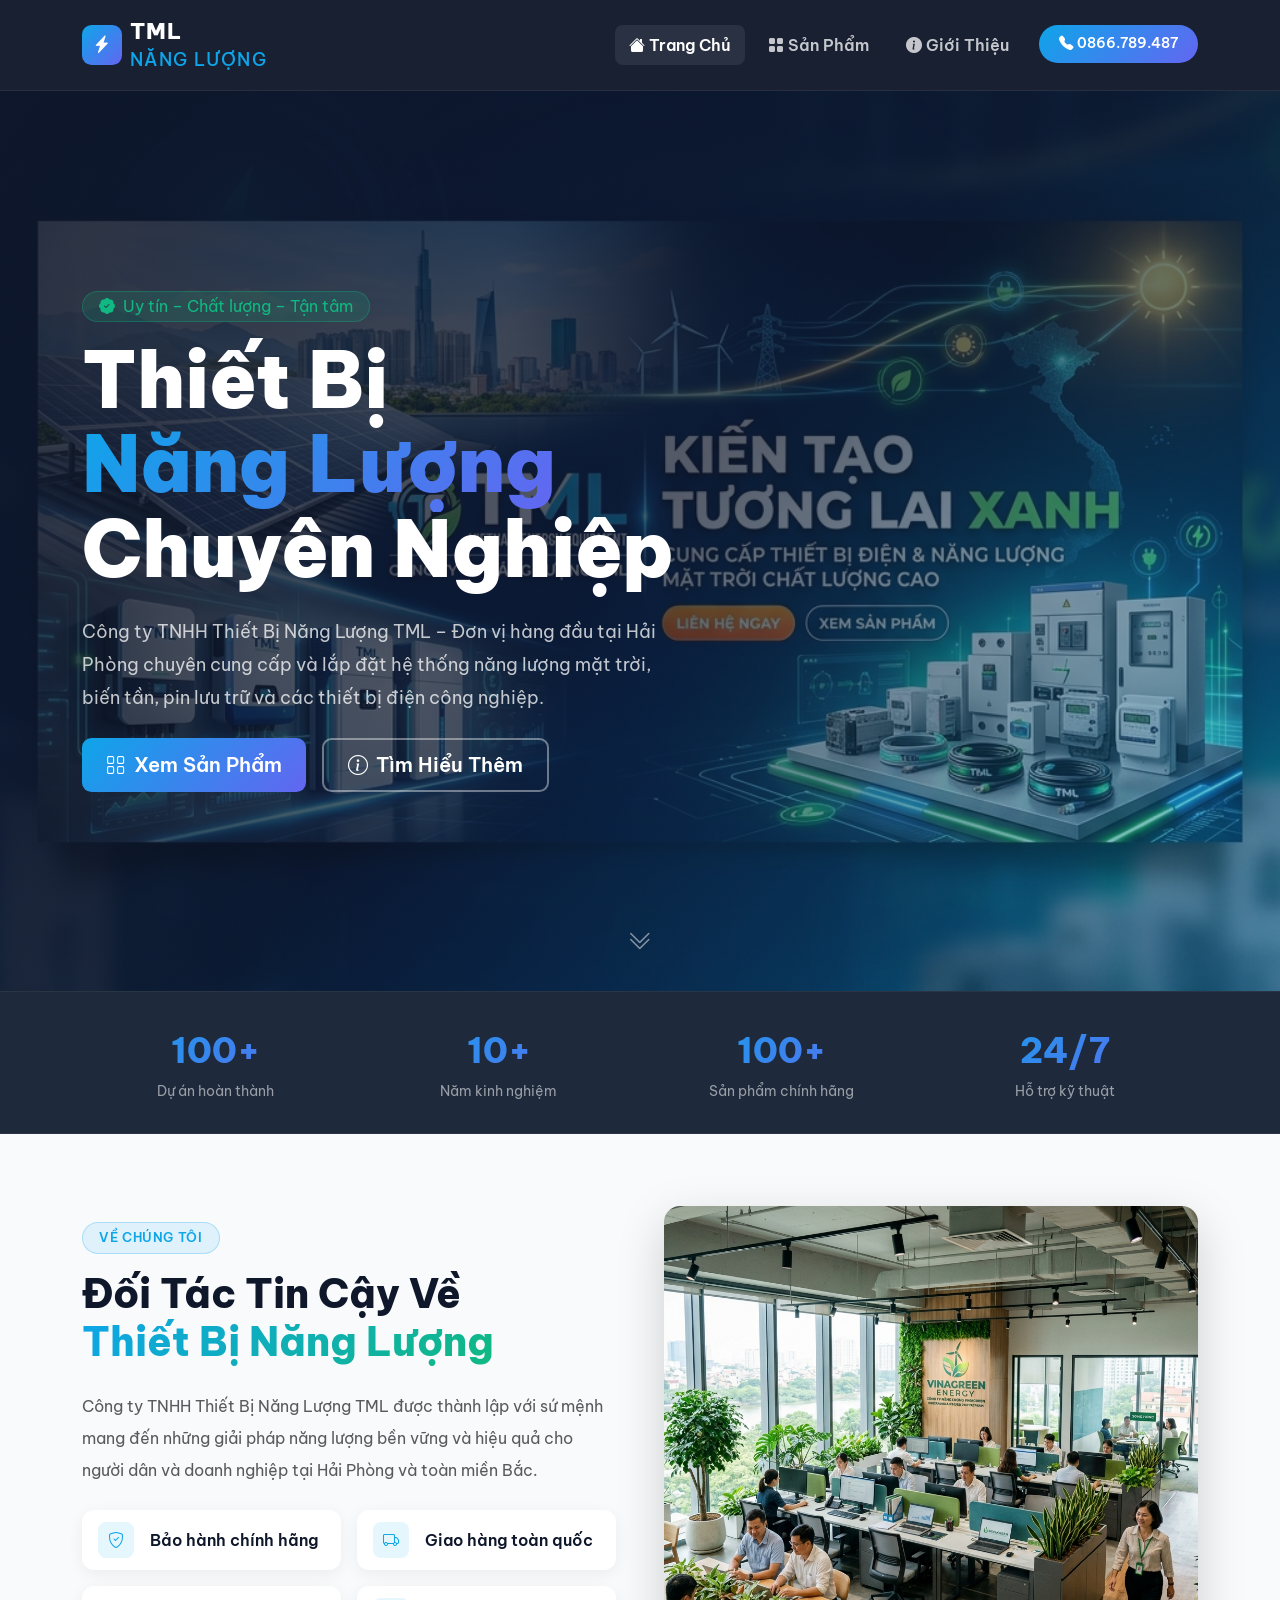
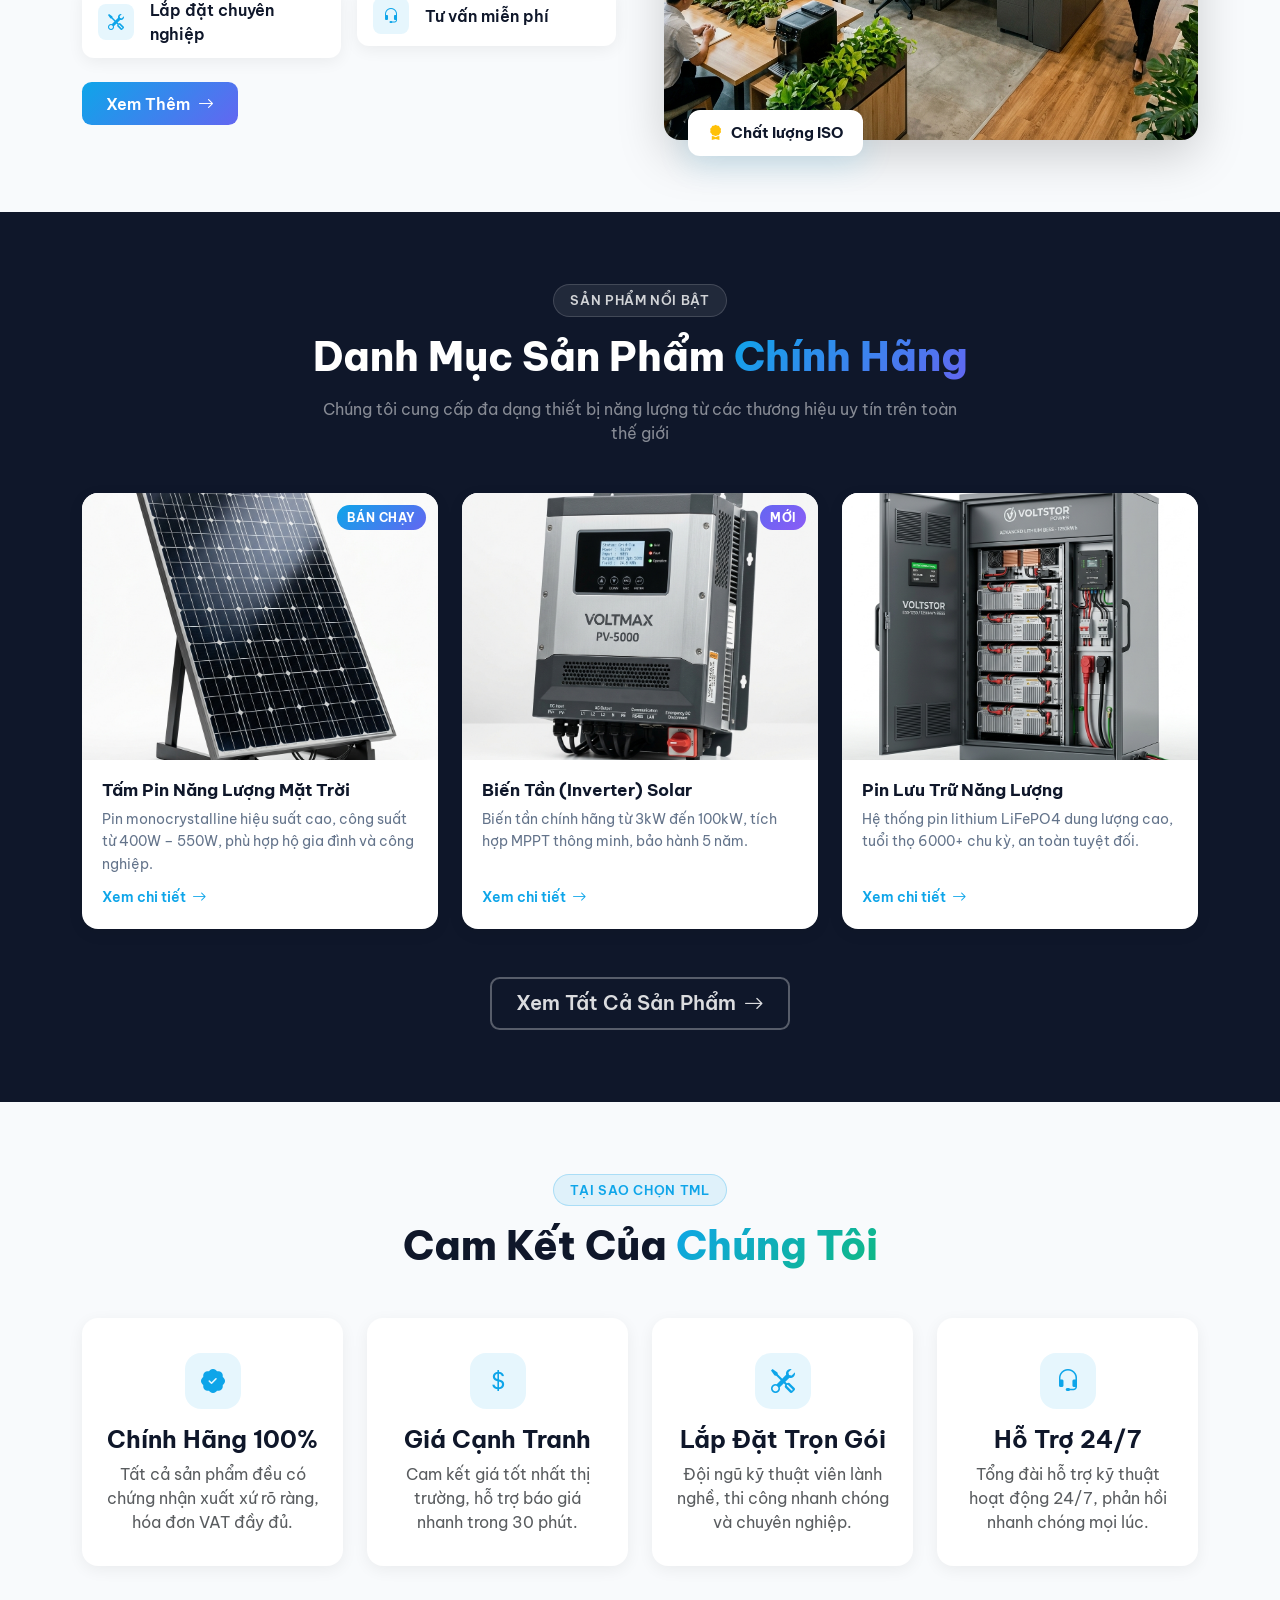
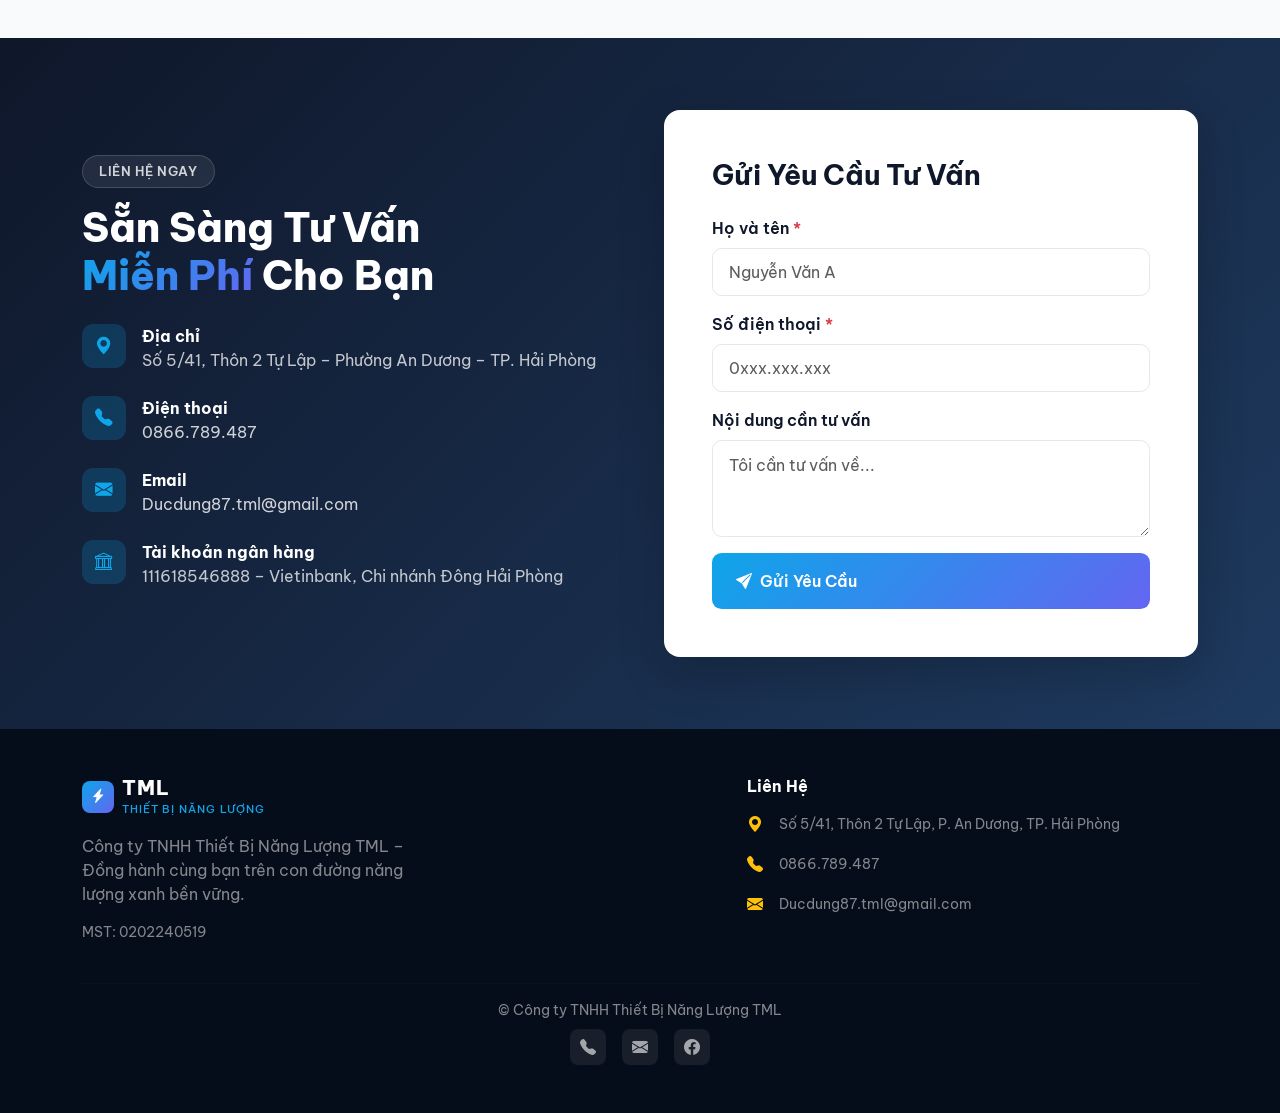
<file: index.html>
<!DOCTYPE html>
<html lang="vi">

<head>
  <meta charset="UTF-8" />
  <meta name="viewport" content="width=device-width, initial-scale=1.0" />
  <title>Công ty TNHH Thiết Bị Năng Lượng TML | Trang Chủ</title>
  <meta name="description"
    content="Công ty TNHH Thiết Bị Năng Lượng TML - Chuyên cung cấp thiết bị năng lượng mặt trời, pin năng lượng, biến tần và các thiết bị điện tại Hải Phòng." />
  <link rel="stylesheet" href="https://cdn.jsdelivr.net/npm/bootstrap@5.3.3/dist/css/bootstrap.min.css" />
  <link rel="stylesheet" href="https://cdn.jsdelivr.net/npm/bootstrap-icons@1.11.3/font/bootstrap-icons.min.css" />
  <link rel="preconnect" href="https://fonts.googleapis.com" />
  <link rel="preconnect" href="https://fonts.gstatic.com" crossorigin />
  <link href="https://fonts.googleapis.com/css2?family=Be+Vietnam+Pro:wght@300;400;500;600;700;800&display=swap"
    rel="stylesheet" />
  <link rel="stylesheet" href="style.css" />
</head>

<body>

  <!-- ===== NAVBAR ===== -->
  <nav class="navbar navbar-expand-lg navbar-dark tml-navbar sticky-top" id="mainNav">
    <div class="container">
      <a class="navbar-brand d-flex align-items-center gap-2" href="index.html">
        <div class="tml-logo-icon">
          <i class="bi bi-lightning-charge-fill"></i>
        </div>
        <div>
          <span class="tml-brand-name">TML</span>
          <small class="d-block tml-brand-sub">Năng Lượng</small>
        </div>
      </a>
      <button class="navbar-toggler border-0" type="button" data-bs-toggle="collapse" data-bs-target="#navMenu"
        aria-controls="navMenu" aria-expanded="false" aria-label="Toggle navigation">
        <span class="navbar-toggler-icon"></span>
      </button>
      <div class="collapse navbar-collapse" id="navMenu">
        <ul class="navbar-nav ms-auto gap-lg-2">
          <li class="nav-item">
            <a class="nav-link active fw-semibold" href="index.html"><i class="bi bi-house-fill me-1"></i>Trang Chủ</a>
          </li>
          <li class="nav-item">
            <a class="nav-link fw-semibold" href="san-pham.html"><i class="bi bi-grid-fill me-1"></i>Sản Phẩm</a>
          </li>
          <li class="nav-item">
            <a class="nav-link fw-semibold" href="gioi-thieu.html"><i class="bi bi-info-circle-fill me-1"></i>Giới
              Thiệu</a>
          </li>
          <li class="nav-item ms-lg-2">
            <a class="btn tml-btn-cta" href="tel:0866789487"><i class="bi bi-telephone-fill me-1"></i>0866.789.487</a>
          </li>
        </ul>
      </div>
    </div>
  </nav>

  <!-- ===== HERO SECTION ===== -->
  <section class="tml-hero position-relative overflow-hidden" id="hero">
    <div class="tml-hero-overlay"></div>
    <img src="images/hero_banner.png" alt="Thiết bị năng lượng TML" class="tml-hero-bg img-fluid w-100" />
    <div class="container position-relative tml-hero-content">
      <div class="row align-items-center min-vh-100 py-5">
        <div class="col-lg-7 col-md-9">
          <span class="badge tml-badge-green mb-3 fs-6 fw-normal">
            <i class="bi bi-patch-check-fill me-1"></i> Uy tín – Chất lượng – Tận tâm
          </span>
          <h1 class="tml-hero-title fw-black mb-4">
            Thiết Bị<br />
            <span class="tml-text-gradient">Năng Lượng</span><br />
            Chuyên Nghiệp
          </h1>
          <p class="tml-hero-desc mb-4">
            Công ty TNHH Thiết Bị Năng Lượng TML – Đơn vị hàng đầu tại Hải Phòng chuyên cung cấp và lắp đặt hệ thống
            năng lượng mặt trời, biến tần, pin lưu trữ và các thiết bị điện công nghiệp.
          </p>
          <div class="d-flex flex-wrap gap-3">
            <a href="san-pham.html" class="btn tml-btn-primary btn-lg">
              <i class="bi bi-grid me-2"></i>Xem Sản Phẩm
            </a>
            <a href="gioi-thieu.html" class="btn tml-btn-outline-white btn-lg">
              <i class="bi bi-info-circle me-2"></i>Tìm Hiểu Thêm
            </a>
          </div>
        </div>
      </div>
    </div>
    <!-- Scroll indicator -->
    <a href="#stats" class="tml-scroll-indicator">
      <i class="bi bi-chevron-double-down"></i>
    </a>
  </section>

  <!-- ===== STATS BAR ===== -->
  <section class="tml-stats-bar py-4" id="stats">
    <div class="container">
      <div class="row g-3 text-center">
        <div class="col-6 col-md-3">
          <div class="tml-stat-item">
            <div class="tml-stat-number" data-target="500">100+</div>
            <div class="tml-stat-label">Dự án hoàn thành</div>
          </div>
        </div>
        <div class="col-6 col-md-3">
          <div class="tml-stat-item">
            <div class="tml-stat-number">10+</div>
            <div class="tml-stat-label">Năm kinh nghiệm</div>
          </div>
        </div>
        <div class="col-6 col-md-3">
          <div class="tml-stat-item">
            <div class="tml-stat-number">100+</div>
            <div class="tml-stat-label">Sản phẩm chính hãng</div>
          </div>
        </div>
        <div class="col-6 col-md-3">
          <div class="tml-stat-item">
            <div class="tml-stat-number">24/7</div>
            <div class="tml-stat-label">Hỗ trợ kỹ thuật</div>
          </div>
        </div>
      </div>
    </div>
  </section>

  <!-- ===== ABOUT PREVIEW ===== -->
  <section class="py-5 tml-section-light" id="about-preview">
    <div class="container py-4">
      <div class="row align-items-center g-5">
        <div class="col-lg-6">
          <span class="tml-section-badge mb-3 d-inline-block">Về Chúng Tôi</span>
          <h2 class="tml-section-title mb-4">Đối Tác Tin Cậy Về<br /><span class="tml-text-gradient-dark">Thiết Bị Năng
              Lượng</span></h2>
          <p class="text-muted mb-4 lh-lg">
            Công ty TNHH Thiết Bị Năng Lượng TML được thành lập với sứ mệnh mang đến những giải pháp năng lượng bền vững
            và hiệu quả cho người dân và doanh nghiệp tại Hải Phòng và toàn miền Bắc.
          </p>
          <div class="row g-3 mb-4">
            <div class="col-6">
              <div class="tml-feature-mini d-flex align-items-center gap-3">
                <div class="tml-feature-icon-sm"><i class="bi bi-shield-check"></i></div>
                <span class="fw-semibold">Bảo hành chính hãng</span>
              </div>
            </div>
            <div class="col-6">
              <div class="tml-feature-mini d-flex align-items-center gap-3">
                <div class="tml-feature-icon-sm"><i class="bi bi-truck"></i></div>
                <span class="fw-semibold">Giao hàng toàn quốc</span>
              </div>
            </div>
            <div class="col-6">
              <div class="tml-feature-mini d-flex align-items-center gap-3">
                <div class="tml-feature-icon-sm"><i class="bi bi-tools"></i></div>
                <span class="fw-semibold">Lắp đặt chuyên nghiệp</span>
              </div>
            </div>
            <div class="col-6">
              <div class="tml-feature-mini d-flex align-items-center gap-3">
                <div class="tml-feature-icon-sm"><i class="bi bi-headset"></i></div>
                <span class="fw-semibold">Tư vấn miễn phí</span>
              </div>
            </div>
          </div>
          <a href="gioi-thieu.html" class="btn tml-btn-primary">
            Xem Thêm <i class="bi bi-arrow-right ms-2"></i>
          </a>
        </div>
        <div class="col-lg-6">
          <div class="tml-about-img-wrap position-relative">
            <img src="images/about_office.png" alt="Văn phòng công ty TML"
              class="img-fluid rounded-4 shadow-lg w-100" />
            <div class="tml-about-badge-float">
              <i class="bi bi-award-fill me-2 text-warning"></i>
              <span>Chất lượng ISO</span>
            </div>
          </div>
        </div>
      </div>
    </div>
  </section>

  <!-- ===== FEATURED PRODUCTS ===== -->
  <section class="py-5 tml-section-dark" id="featured-products">
    <div class="container py-4">
      <div class="text-center mb-5">
        <span class="tml-section-badge tml-section-badge-dark mb-3 d-inline-block">Sản Phẩm Nổi Bật</span>
        <h2 class="tml-section-title text-white mb-3">Danh Mục Sản Phẩm <span class="tml-text-gradient">Chính
            Hãng</span></h2>
        <p class="text-white-50 col-md-7 mx-auto">Chúng tôi cung cấp đa dạng thiết bị năng lượng từ các thương hiệu uy
          tín trên toàn thế giới</p>
      </div>
      <div class="row g-4">
        <div class="col-md-6 col-lg-4">
          <div class="tml-product-card h-100">
            <div class="tml-product-img-wrap">
              <img src="images/product_solar_panel.png" alt="Tấm pin năng lượng mặt trời" class="img-fluid" />
              <span class="tml-product-badge">Bán Chạy</span>
            </div>
            <div class="tml-product-body">
              <h3 class="tml-product-title">Tấm Pin Năng Lượng Mặt Trời</h3>
              <p class="tml-product-desc">Pin monocrystalline hiệu suất cao, công suất từ 400W – 550W, phù hợp hộ gia
                đình và công nghiệp.</p>
              <a href="san-pham.html" class="tml-product-link">Xem chi tiết <i class="bi bi-arrow-right"></i></a>
            </div>
          </div>
        </div>
        <div class="col-md-6 col-lg-4">
          <div class="tml-product-card h-100">
            <div class="tml-product-img-wrap">
              <img src="images/product_inverter.png" alt="Biến tần năng lượng mặt trời" class="img-fluid" />
              <span class="tml-product-badge tml-badge-blue">Mới</span>
            </div>
            <div class="tml-product-body">
              <h3 class="tml-product-title">Biến Tần (Inverter) Solar</h3>
              <p class="tml-product-desc">Biến tần chính hãng từ 3kW đến 100kW, tích hợp MPPT thông minh, bảo hành 5
                năm.</p>
              <a href="san-pham.html" class="tml-product-link">Xem chi tiết <i class="bi bi-arrow-right"></i></a>
            </div>
          </div>
        </div>
        <div class="col-md-6 col-lg-4">
          <div class="tml-product-card h-100">
            <div class="tml-product-img-wrap">
              <img src="images/product_battery.png" alt="Pin lưu trữ năng lượng" class="img-fluid" />
            </div>
            <div class="tml-product-body">
              <h3 class="tml-product-title">Pin Lưu Trữ Năng Lượng</h3>
              <p class="tml-product-desc">Hệ thống pin lithium LiFePO4 dung lượng cao, tuổi thọ 6000+ chu kỳ, an toàn
                tuyệt đối.</p>
              <a href="san-pham.html" class="tml-product-link">Xem chi tiết <i class="bi bi-arrow-right"></i></a>
            </div>
          </div>
        </div>
      </div>
      <div class="text-center mt-5">
        <a href="san-pham.html" class="btn tml-btn-outline-light btn-lg">
          Xem Tất Cả Sản Phẩm <i class="bi bi-arrow-right ms-2"></i>
        </a>
      </div>
    </div>
  </section>

  <!-- ===== WHY CHOOSE US ===== -->
  <section class="py-5 tml-section-light" id="why-us">
    <div class="container py-4">
      <div class="text-center mb-5">
        <span class="tml-section-badge mb-3 d-inline-block">Tại Sao Chọn TML</span>
        <h2 class="tml-section-title mb-3">Cam Kết Của <span class="tml-text-gradient-dark">Chúng Tôi</span></h2>
      </div>
      <div class="row g-4">
        <div class="col-sm-6 col-lg-3">
          <div class="tml-why-card text-center h-100">
            <div class="tml-why-icon mb-3">
              <i class="bi bi-patch-check-fill"></i>
            </div>
            <h4 class="fw-bold mb-2">Chính Hãng 100%</h4>
            <p class="text-muted mb-0">Tất cả sản phẩm đều có chứng nhận xuất xứ rõ ràng, hóa đơn VAT đầy đủ.</p>
          </div>
        </div>
        <div class="col-sm-6 col-lg-3">
          <div class="tml-why-card text-center h-100">
            <div class="tml-why-icon mb-3">
              <i class="bi bi-currency-dollar"></i>
            </div>
            <h4 class="fw-bold mb-2">Giá Cạnh Tranh</h4>
            <p class="text-muted mb-0">Cam kết giá tốt nhất thị trường, hỗ trợ báo giá nhanh trong 30 phút.</p>
          </div>
        </div>
        <div class="col-sm-6 col-lg-3">
          <div class="tml-why-card text-center h-100">
            <div class="tml-why-icon mb-3">
              <i class="bi bi-tools"></i>
            </div>
            <h4 class="fw-bold mb-2">Lắp Đặt Trọn Gói</h4>
            <p class="text-muted mb-0">Đội ngũ kỹ thuật viên lành nghề, thi công nhanh chóng và chuyên nghiệp.</p>
          </div>
        </div>
        <div class="col-sm-6 col-lg-3">
          <div class="tml-why-card text-center h-100">
            <div class="tml-why-icon mb-3">
              <i class="bi bi-headset"></i>
            </div>
            <h4 class="fw-bold mb-2">Hỗ Trợ 24/7</h4>
            <p class="text-muted mb-0">Tổng đài hỗ trợ kỹ thuật hoạt động 24/7, phản hồi nhanh chóng mọi lúc.</p>
          </div>
        </div>
      </div>
    </div>
  </section>

  <!-- ===== CONTACT SECTION ===== -->
  <section class="py-5 tml-section-gradient" id="contact">
    <div class="container py-4">
      <div class="row g-5 align-items-center">
        <div class="col-lg-6">
          <span class="tml-section-badge tml-section-badge-dark mb-3 d-inline-block">Liên Hệ Ngay</span>
          <h2 class="tml-section-title text-white mb-4">Sẵn Sàng Tư Vấn<br /><span class="tml-text-gradient">Miễn
              Phí</span> Cho Bạn</h2>
          <div class="tml-contact-info-list">
            <div class="tml-contact-info-item d-flex align-items-start gap-3 mb-4">
              <div class="tml-contact-icon"><i class="bi bi-geo-alt-fill"></i></div>
              <div>
                <strong class="text-white d-block">Địa chỉ</strong>
                <span class="text-white-75">Số 5/41, Thôn 2 Tự Lập – Phường An Dương – TP. Hải Phòng</span>
              </div>
            </div>
            <div class="tml-contact-info-item d-flex align-items-start gap-3 mb-4">
              <div class="tml-contact-icon"><i class="bi bi-telephone-fill"></i></div>
              <div>
                <strong class="text-white d-block">Điện thoại</strong>
                <a href="tel:0866789487" class="text-decoration-none tml-link-light">0866.789.487</a>
              </div>
            </div>
            <div class="tml-contact-info-item d-flex align-items-start gap-3 mb-4">
              <div class="tml-contact-icon"><i class="bi bi-envelope-fill"></i></div>
              <div>
                <strong class="text-white d-block">Email</strong>
                <a href="mailto:Ducdung87.tml@gmail.com"
                  class="text-decoration-none tml-link-light">Ducdung87.tml@gmail.com</a>
              </div>
            </div>
            <div class="tml-contact-info-item d-flex align-items-start gap-3">
              <div class="tml-contact-icon"><i class="bi bi-bank"></i></div>
              <div>
                <strong class="text-white d-block">Tài khoản ngân hàng</strong>
                <span class="text-white-75">111618546888 – Vietinbank, Chi nhánh Đông Hải Phòng</span>
              </div>
            </div>
          </div>
        </div>
        <div class="col-lg-6">
          <div class="tml-contact-card p-4 p-md-5 rounded-4">
            <h3 class="fw-bold mb-4">Gửi Yêu Cầu Tư Vấn</h3>
            <form id="contactForm" onsubmit="handleFormSubmit(event)">
              <div class="mb-3">
                <label for="contactName" class="form-label fw-semibold">Họ và tên <span
                    class="text-danger">*</span></label>
                <input type="text" class="form-control tml-input" id="contactName" placeholder="Nguyễn Văn A"
                  required />
              </div>
              <div class="mb-3">
                <label for="contactPhone" class="form-label fw-semibold">Số điện thoại <span
                    class="text-danger">*</span></label>
                <input type="tel" class="form-control tml-input" id="contactPhone" placeholder="0xxx.xxx.xxx"
                  required />
              </div>
              <div class="mb-3">
                <label for="contactMessage" class="form-label fw-semibold">Nội dung cần tư vấn</label>
                <textarea class="form-control tml-input" id="contactMessage" rows="3"
                  placeholder="Tôi cần tư vấn về..."></textarea>
              </div>
              <button type="submit" class="btn tml-btn-primary w-100 py-3">
                <i class="bi bi-send-fill me-2"></i>Gửi Yêu Cầu
              </button>
            </form>
            <div id="formSuccess" class="alert tml-alert-success mt-3 d-none">
              <i class="bi bi-check-circle-fill me-2"></i>Cảm ơn bạn! Chúng tôi sẽ liên hệ sớm nhất có thể.
            </div>
          </div>
        </div>
      </div>
    </div>
  </section>

  <!-- ===== FOOTER ===== -->
  <footer class="tml-footer py-5">
    <div class="container">
      <div class="row g-4">
        <div class="col-lg-4 col-md-6">
          <div class="d-flex align-items-center gap-2 mb-3">
            <div class="tml-logo-icon tml-logo-icon-sm"><i class="bi bi-lightning-charge-fill"></i></div>
            <div>
              <span class="tml-brand-name fs-5">TML</span>
              <small class="d-block tml-brand-sub" style="font-size:0.7rem;">Thiết Bị Năng Lượng</small>
            </div>
          </div>
          <p class="text-white-50 mb-3">Công ty TNHH Thiết Bị Năng Lượng TML – Đồng hành cùng bạn trên con đường năng
            lượng xanh bền vững.</p>
          <p class="text-white-50 small">MST: 0202240519</p>
        </div>
        <!-- <div class="col-lg-2 col-md-6">
          <h6 class="text-white fw-bold mb-3">Điều Hướng</h6>
          <ul class="list-unstyled tml-footer-links">
            <li><a href="index.html">Trang Chủ</a></li>
            <li><a href="san-pham.html">Sản Phẩm</a></li>
            <li><a href="gioi-thieu.html">Giới Thiệu</a></li>
          </ul>
        </div> -->
        <!-- <div class="col-lg-3 col-md-6">
          <h6 class="text-white fw-bold mb-3">Sản Phẩm</h6>
          <ul class="list-unstyled tml-footer-links">
            <li><a href="san-pham.html">Tấm Pin Mặt Trời</a></li>
            <li><a href="san-pham.html">Biến Tần Inverter</a></li>
            <li><a href="san-pham.html">Pin Lưu Trữ</a></li>
            <li><a href="san-pham.html">Bộ Điều Khiển</a></li>
            <li><a href="san-pham.html">Đèn LED</a></li>
          </ul>
        </div> -->
        <div class="col-lg-5 ms-auto">
          <h6 class="text-white fw-bold mb-3">Liên Hệ</h6>
          <ul class="list-unstyled tml-footer-contact">
            <li class="d-flex align-items-center gap-3 mb-3">
              <i class="bi bi-geo-alt-fill text-warning flex-shrink-0"></i>
              <span class="text-white-50 small">Số 5/41, Thôn 2 Tự Lập, P. An Dương, TP. Hải Phòng</span>
            </li>
            <li class="d-flex align-items-center gap-3 mb-3">
              <i class="bi bi-telephone-fill text-warning flex-shrink-0"></i>
              <a href="tel:0866789487" class="text-white-50 small text-decoration-none text-nowrap">0866.789.487</a>
            </li>
            <li class="d-flex align-items-center gap-3">
              <i class="bi bi-envelope-fill text-warning flex-shrink-0"></i>
              <a href="mailto:Ducdung87.tml@gmail.com"
                class="text-white-50 small text-decoration-none text-nowrap">Ducdung87.tml@gmail.com</a>
            </li>
          </ul>
        </div>
      </div>
      <hr class="tml-footer-hr mt-4 mb-3" />
      <div class="d-flex flex-column align-items-center gap-2 text-center">
        <p class="text-white-50 small mb-0">&copy; Công ty TNHH Thiết Bị Năng Lượng TML</p>
        <div class="d-flex gap-3">
          <a href="tel:0866789487" class="tml-social-icon" title="Gọi điện"><i class="bi bi-telephone-fill"></i></a>
          <a href="mailto:Ducdung87.tml@gmail.com" class="tml-social-icon" title="Email"><i
              class="bi bi-envelope-fill"></i></a>
          <a href="#" class="tml-social-icon" title="Facebook"><i class="bi bi-facebook"></i></a>
        </div>
      </div>
    </div>
  </footer>

  <!-- Back to top -->
  <button class="tml-back-top" id="backToTop" onclick="window.scrollTo({top:0,behavior:'smooth'})"
    title="Lên đầu trang">
    <i class="bi bi-chevron-up"></i>
  </button>

  <script src="https://cdn.jsdelivr.net/npm/bootstrap@5.3.3/dist/js/bootstrap.bundle.min.js"></script>
  <script src="main.js"></script>
</body>

</html>
</file>
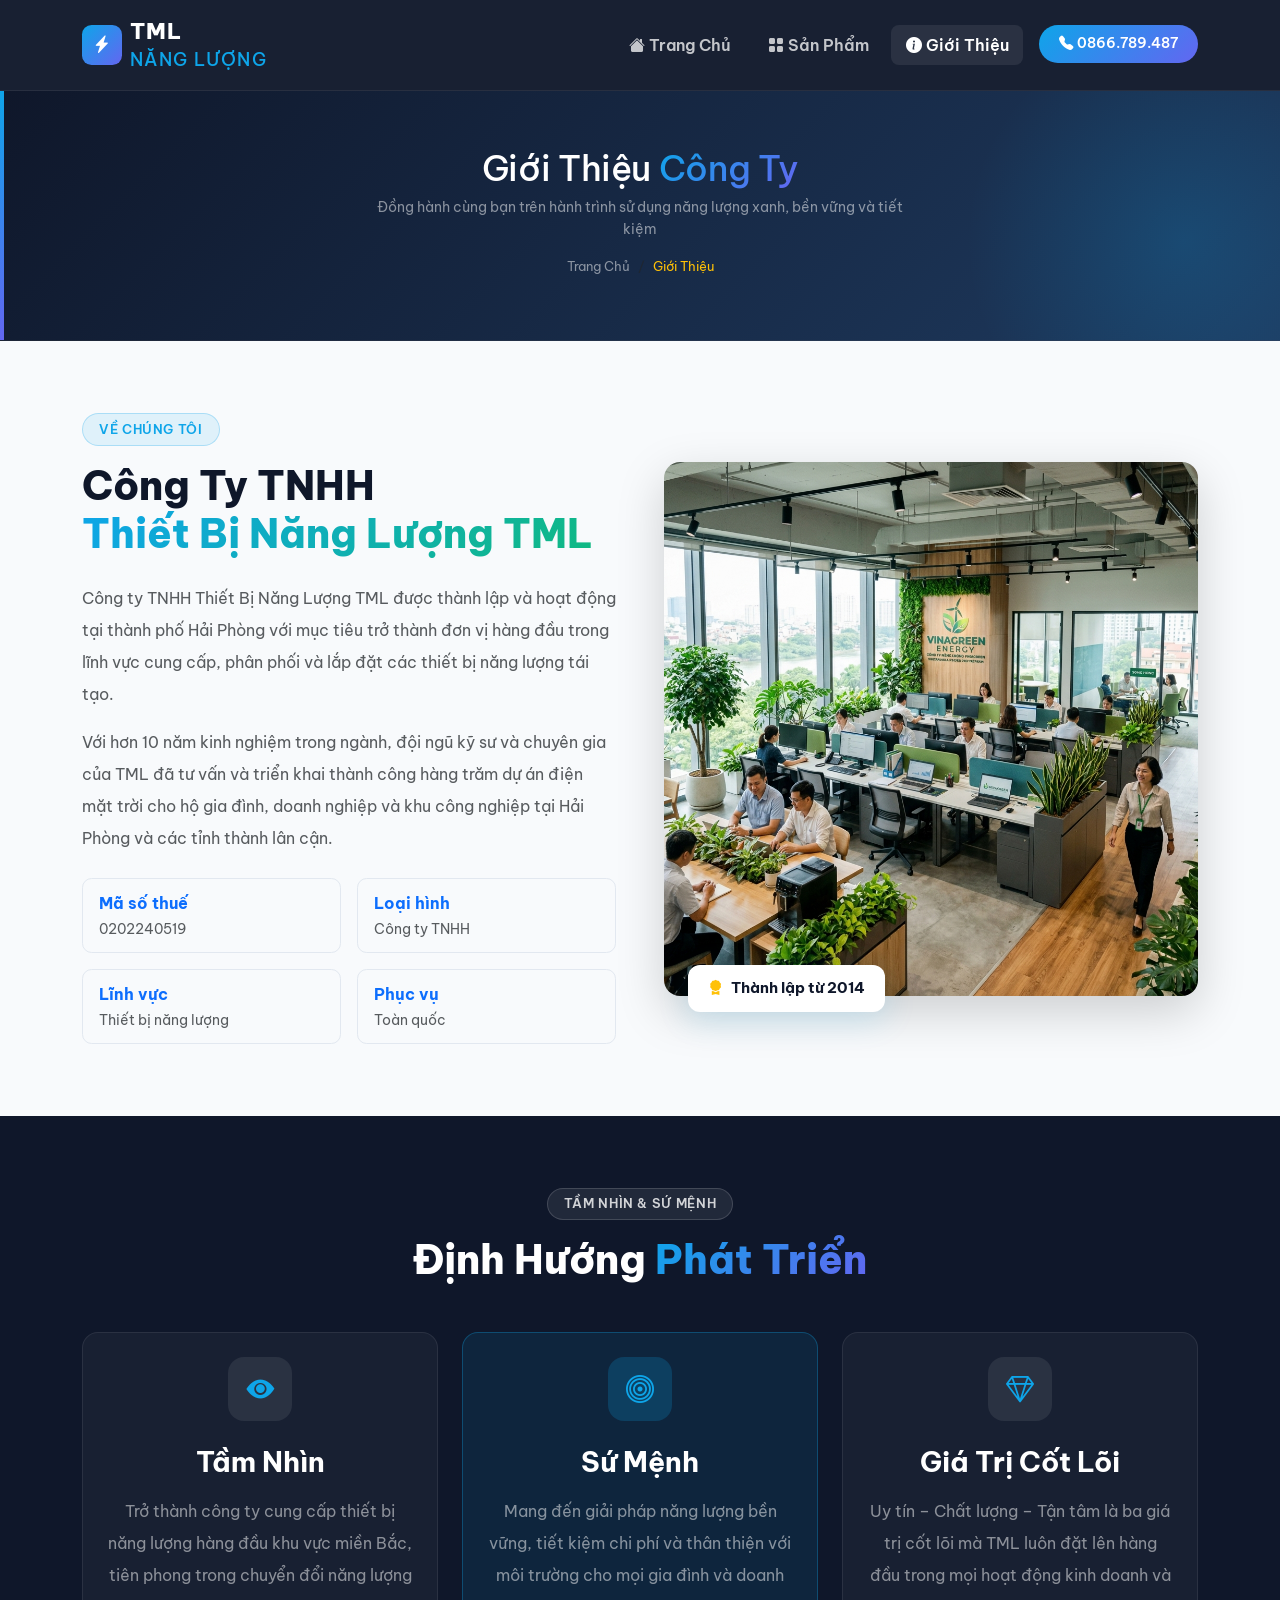
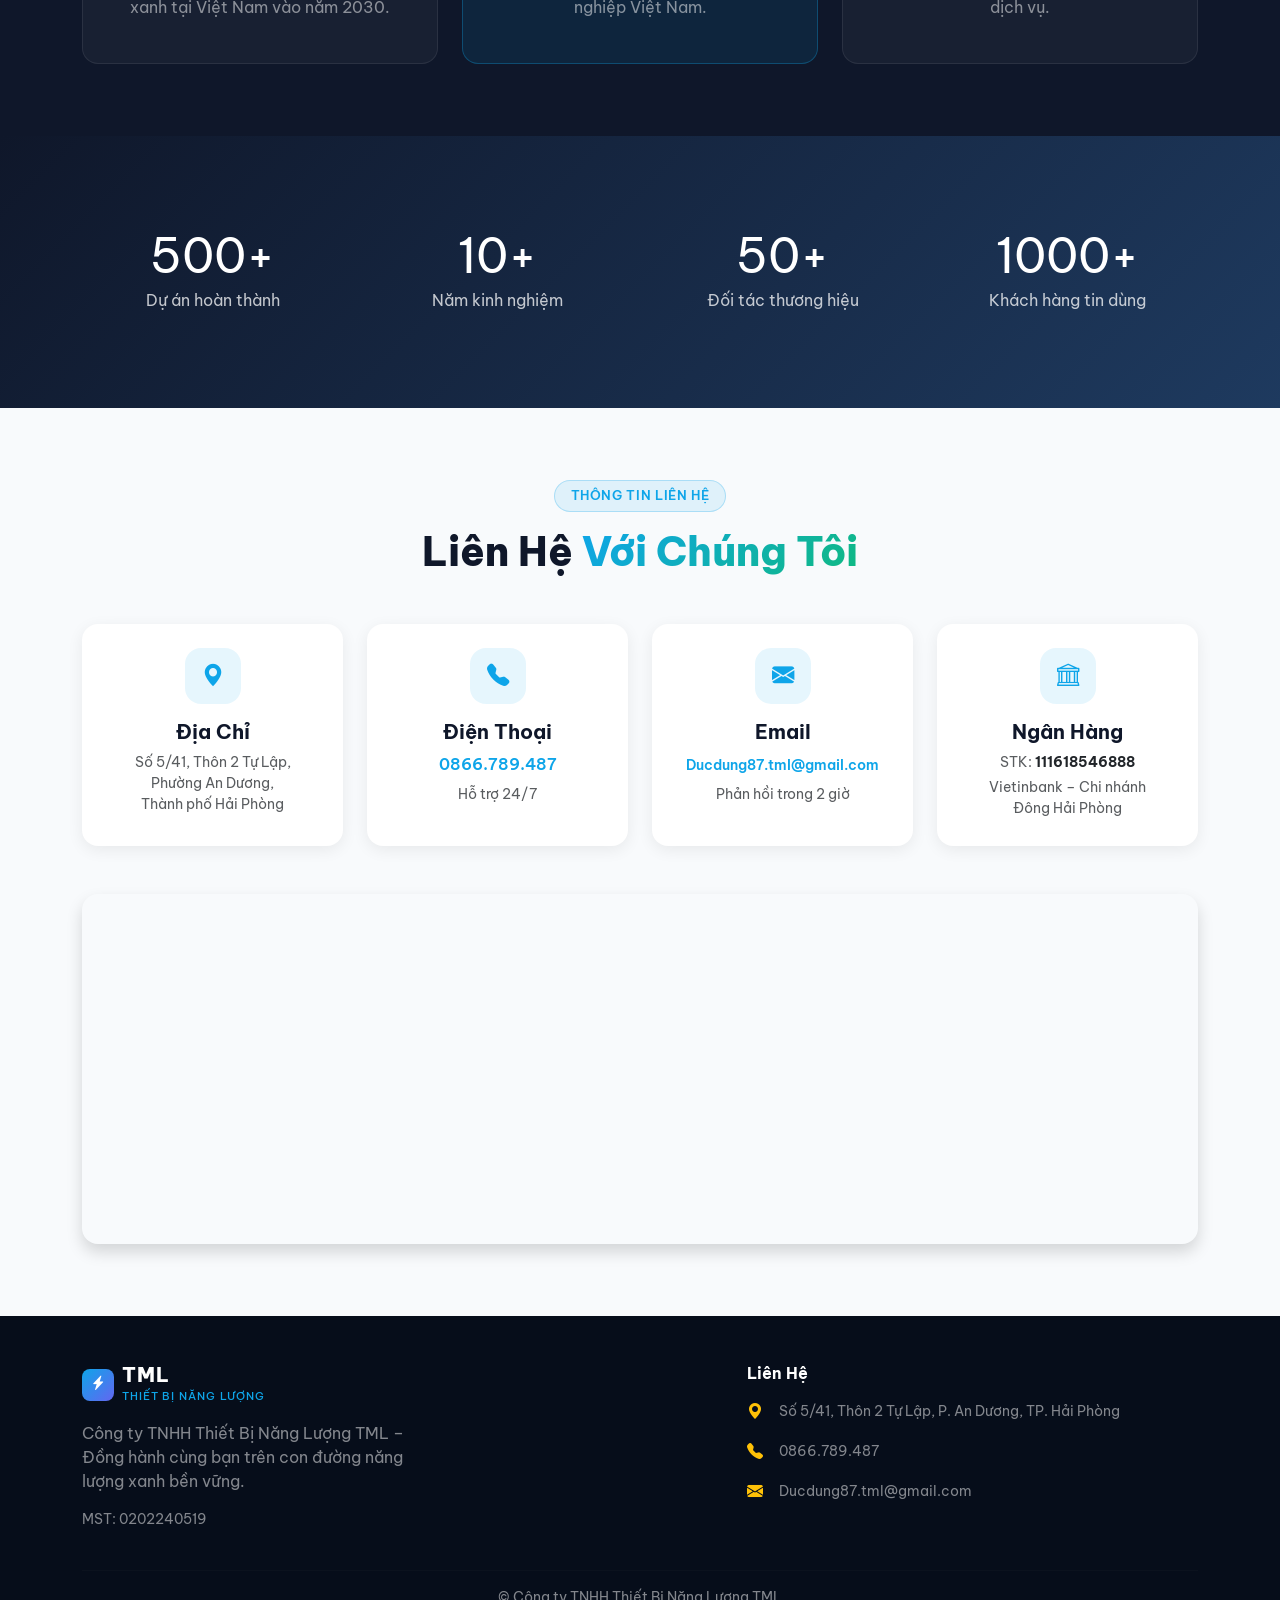
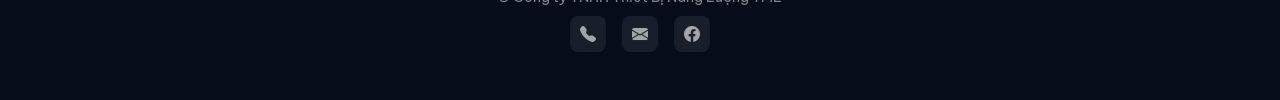
<file: gioi-thieu.html>
<!DOCTYPE html>
<html lang="vi">

<head>
  <meta charset="UTF-8" />
  <meta name="viewport" content="width=device-width, initial-scale=1.0" />
  <title>Giới Thiệu | Công ty TNHH Thiết Bị Năng Lượng TML</title>
  <meta name="description"
    content="Giới thiệu về Công ty TNHH Thiết Bị Năng Lượng TML – đơn vị hàng đầu cung cấp thiết bị năng lượng tại Hải Phòng." />
  <link rel="stylesheet" href="https://cdn.jsdelivr.net/npm/bootstrap@5.3.3/dist/css/bootstrap.min.css" />
  <link rel="stylesheet" href="https://cdn.jsdelivr.net/npm/bootstrap-icons@1.11.3/font/bootstrap-icons.min.css" />
  <link href="https://fonts.googleapis.com/css2?family=Be+Vietnam+Pro:wght@300;400;500;600;700;800&display=swap"
    rel="stylesheet" />
  <link rel="stylesheet" href="style.css" />
</head>

<body>

  <!-- NAVBAR -->
  <nav class="navbar navbar-expand-lg navbar-dark tml-navbar sticky-top" id="mainNav">
    <div class="container">
      <a class="navbar-brand d-flex align-items-center gap-2" href="index.html">
        <div class="tml-logo-icon"><i class="bi bi-lightning-charge-fill"></i></div>
        <div><span class="tml-brand-name">TML</span><small class="d-block tml-brand-sub">Năng Lượng</small></div>
      </a>
      <button class="navbar-toggler border-0" type="button" data-bs-toggle="collapse" data-bs-target="#navMenu">
        <span class="navbar-toggler-icon"></span>
      </button>
      <div class="collapse navbar-collapse" id="navMenu">
        <ul class="navbar-nav ms-auto gap-lg-2">
          <li class="nav-item"><a class="nav-link fw-semibold" href="index.html"><i
                class="bi bi-house-fill me-1"></i>Trang Chủ</a></li>
          <li class="nav-item"><a class="nav-link fw-semibold" href="san-pham.html"><i
                class="bi bi-grid-fill me-1"></i>Sản Phẩm</a></li>
          <li class="nav-item"><a class="nav-link active fw-semibold" href="gioi-thieu.html"><i
                class="bi bi-info-circle-fill me-1"></i>Giới Thiệu</a></li>
          <li class="nav-item ms-lg-2"><a class="btn tml-btn-cta" href="tel:0866789487"><i
                class="bi bi-telephone-fill me-1"></i>0866.789.487</a></li>
        </ul>
      </div>
    </div>
  </nav>

  <!-- PAGE HEADER -->
  <section class="tml-page-header">
    <div class="container text-center py-3">
      <h1 class="text-white fw-black mb-2">Giới Thiệu <span class="tml-text-gradient">Công Ty</span></h1>
      <p class="text-white-50 col-md-6 mx-auto">Đồng hành cùng bạn trên hành trình sử dụng năng lượng xanh, bền vững và
        tiết kiệm</p>
      <nav aria-label="breadcrumb" class="mt-3">
        <ol class="breadcrumb justify-content-center">
          <li class="breadcrumb-item"><a href="index.html" class="text-white-50 text-decoration-none">Trang Chủ</a></li>
          <li class="breadcrumb-item active text-warning">Giới Thiệu</li>
        </ol>
      </nav>
    </div>
  </section>

  <!-- ABOUT MAIN -->
  <section class="py-5 tml-section-light" id="about-main">
    <div class="container py-4">
      <div class="row align-items-center g-5">
        <div class="col-lg-6 order-lg-2">
          <div class="tml-about-img-wrap position-relative">
            <img src="images/about_office.png" alt="Công ty TML Hải Phòng"
              class="img-fluid rounded-4 shadow-lg w-100" />
            <div class="tml-about-badge-float">
              <i class="bi bi-award-fill me-2 text-warning"></i>
              <span>Thành lập từ 2014</span>
            </div>
          </div>
        </div>
        <div class="col-lg-6 order-lg-1">
          <span class="tml-section-badge mb-3 d-inline-block">Về Chúng Tôi</span>
          <h2 class="tml-section-title mb-4">Công Ty TNHH<br /><span class="tml-text-gradient-dark">Thiết Bị Năng Lượng
              TML</span></h2>
          <p class="text-muted mb-3 lh-lg">
            Công ty TNHH Thiết Bị Năng Lượng TML được thành lập và hoạt động tại thành phố Hải Phòng với mục tiêu trở
            thành đơn vị hàng đầu trong lĩnh vực cung cấp, phân phối và lắp đặt các thiết bị năng lượng tái tạo.
          </p>
          <p class="text-muted mb-4 lh-lg">
            Với hơn 10 năm kinh nghiệm trong ngành, đội ngũ kỹ sư và chuyên gia của TML đã tư vấn và triển khai thành
            công hàng trăm dự án điện mặt trời cho hộ gia đình, doanh nghiệp và khu công nghiệp tại Hải Phòng và các
            tỉnh thành lân cận.
          </p>
          <div class="row g-3">
            <div class="col-6">
              <div class="tml-info-box h-100">
                <div class="fw-bold text-primary mb-1">Mã số thuế</div>
                <div class="text-muted small">0202240519</div>
              </div>
            </div>
            <div class="col-6">
              <div class="tml-info-box h-100">
                <div class="fw-bold text-primary mb-1">Loại hình</div>
                <div class="text-muted small">Công ty TNHH</div>
              </div>
            </div>
            <div class="col-6">
              <div class="tml-info-box h-100">
                <div class="fw-bold text-primary mb-1">Lĩnh vực</div>
                <div class="text-muted small">Thiết bị năng lượng</div>
              </div>
            </div>
            <div class="col-6">
              <div class="tml-info-box h-100">
                <div class="fw-bold text-primary mb-1">Phục vụ</div>
                <div class="text-muted small">Toàn quốc</div>
              </div>
            </div>
          </div>
        </div>
      </div>
    </div>
  </section>

  <!-- MISSION / VISION -->
  <section class="py-5 tml-section-dark" id="mission">
    <div class="container py-4">
      <div class="text-center mb-5">
        <span class="tml-section-badge tml-section-badge-dark mb-3 d-inline-block">Tầm Nhìn & Sứ Mệnh</span>
        <h2 class="tml-section-title text-white">Định Hướng <span class="tml-text-gradient">Phát Triển</span></h2>
      </div>
      <div class="row g-4">
        <div class="col-md-4">
          <div class="tml-mission-card h-100 text-center p-4">
            <div class="tml-mission-icon mb-4"><i class="bi bi-eye-fill"></i></div>
            <h3 class="text-white fw-bold mb-3">Tầm Nhìn</h3>
            <p class="text-white-50 lh-lg">Trở thành công ty cung cấp thiết bị năng lượng hàng đầu khu vực miền Bắc,
              tiên phong trong chuyển đổi năng lượng xanh tại Việt Nam vào năm 2030.</p>
          </div>
        </div>
        <div class="col-md-4">
          <div class="tml-mission-card tml-mission-card-featured h-100 text-center p-4">
            <div class="tml-mission-icon tml-mission-icon-featured mb-4"><i class="bi bi-bullseye"></i></div>
            <h3 class="text-white fw-bold mb-3">Sứ Mệnh</h3>
            <p class="text-white-50 lh-lg">Mang đến giải pháp năng lượng bền vững, tiết kiệm chi phí và thân thiện với
              môi trường cho mọi gia đình và doanh nghiệp Việt Nam.</p>
          </div>
        </div>
        <div class="col-md-4">
          <div class="tml-mission-card h-100 text-center p-4">
            <div class="tml-mission-icon mb-4"><i class="bi bi-gem"></i></div>
            <h3 class="text-white fw-bold mb-3">Giá Trị Cốt Lõi</h3>
            <p class="text-white-50 lh-lg">Uy tín – Chất lượng – Tận tâm là ba giá trị cốt lõi mà TML luôn đặt lên hàng
              đầu trong mọi hoạt động kinh doanh và dịch vụ.</p>
          </div>
        </div>
      </div>
    </div>
  </section>

  <!-- STATS -->
  <section class="py-5 tml-section-gradient" id="about-stats">
    <div class="container py-4">
      <div class="row g-4 text-center">
        <div class="col-6 col-md-3">
          <div class="tml-stat-box">
            <div class="tml-stat-big text-white fw-black">500+</div>
            <div class="text-white-75 mt-2">Dự án hoàn thành</div>
          </div>
        </div>
        <div class="col-6 col-md-3">
          <div class="tml-stat-box">
            <div class="tml-stat-big text-white fw-black">10+</div>
            <div class="text-white-75 mt-2">Năm kinh nghiệm</div>
          </div>
        </div>
        <div class="col-6 col-md-3">
          <div class="tml-stat-box">
            <div class="tml-stat-big text-white fw-black">50+</div>
            <div class="text-white-75 mt-2">Đối tác thương hiệu</div>
          </div>
        </div>
        <div class="col-6 col-md-3">
          <div class="tml-stat-box">
            <div class="tml-stat-big text-white fw-black">1000+</div>
            <div class="text-white-75 mt-2">Khách hàng tin dùng</div>
          </div>
        </div>
      </div>
    </div>
  </section>

  <!-- CONTACT INFO -->
  <section class="py-5 tml-section-light" id="contact-info">
    <div class="container py-4">
      <div class="text-center mb-5">
        <span class="tml-section-badge mb-3 d-inline-block">Thông Tin Liên Hệ</span>
        <h2 class="tml-section-title">Liên Hệ <span class="tml-text-gradient-dark">Với Chúng Tôi</span></h2>
      </div>
      <div class="row g-4">
        <div class="col-md-6 col-lg-3">
          <div class="tml-contact-card-v2 h-100 text-center p-4">
            <div class="tml-contact-icon-lg mb-3"><i class="bi bi-geo-alt-fill"></i></div>
            <h5 class="fw-bold mb-2">Địa Chỉ</h5>
            <p class="text-muted small mb-0">Số 5/41, Thôn 2 Tự Lập,<br />Phường An Dương,<br />Thành phố Hải Phòng</p>
          </div>
        </div>
        <div class="col-md-6 col-lg-3">
          <div class="tml-contact-card-v2 h-100 text-center p-4">
            <div class="tml-contact-icon-lg mb-3"><i class="bi bi-telephone-fill"></i></div>
            <h5 class="fw-bold mb-2">Điện Thoại</h5>
            <a href="tel:0866789487" class="text-decoration-none tml-text-primary fw-semibold">0866.789.487</a>
            <p class="text-muted small mt-2 mb-0">Hỗ trợ 24/7</p>
          </div>
        </div>
        <div class="col-md-6 col-lg-3">
          <div class="tml-contact-card-v2 h-100 text-center p-4">
            <div class="tml-contact-icon-lg mb-3"><i class="bi bi-envelope-fill"></i></div>
            <h5 class="fw-bold mb-2">Email</h5>
            <a href="mailto:Ducdung87.tml@gmail.com"
              class="text-decoration-none tml-text-primary fw-semibold small">Ducdung87.tml@gmail.com</a>
            <p class="text-muted small mt-2 mb-0">Phản hồi trong 2 giờ</p>
          </div>
        </div>
        <div class="col-md-6 col-lg-3">
          <div class="tml-contact-card-v2 h-100 text-center p-4">
            <div class="tml-contact-icon-lg mb-3"><i class="bi bi-bank"></i></div>
            <h5 class="fw-bold mb-2">Ngân Hàng</h5>
            <p class="text-muted small mb-1">STK: <strong class="text-dark">111618546888</strong></p>
            <p class="text-muted small mb-0">Vietinbank – Chi nhánh<br />Đông Hải Phòng</p>
          </div>
        </div>
      </div>

      <!-- MAP placeholder -->
      <div class="mt-5 rounded-4 overflow-hidden shadow" style="height:350px;">
        <iframe
          src="https://www.google.com/maps/embed?pb=!1m18!1m12!1m3!1d3724.0955!2d106.6878!3d20.8519!2m3!1f0!2f0!3f0!3m2!1i1024!2i768!4f13.1!3m3!1m2!1s0x0%3A0x0!2zMjDCsDUxJzA3LjAiTiAxMDbCsDQxJzE2LjEiRQ!5e0!3m2!1svi!2svn!4v1620000000000!5m2!1svi!2svn"
          width="100%" height="100%" style="border:0;" allowfullscreen="" loading="lazy"
          title="Bản đồ Công ty TML Hải Phòng" referrerpolicy="no-referrer-when-downgrade">
        </iframe>
      </div>
    </div>
  </section>

  <!-- FOOTER -->
  <footer class="tml-footer py-5">
    <div class="container">
      <div class="row g-4">
        <div class="col-lg-4 col-md-6">
          <div class="d-flex align-items-center gap-2 mb-3">
            <div class="tml-logo-icon tml-logo-icon-sm"><i class="bi bi-lightning-charge-fill"></i></div>
            <div><span class="tml-brand-name fs-5">TML</span><small class="d-block tml-brand-sub"
                style="font-size:0.7rem;">Thiết Bị Năng Lượng</small></div>
          </div>
          <p class="text-white-50 mb-3">Công ty TNHH Thiết Bị Năng Lượng TML – Đồng hành cùng bạn trên con đường năng
            lượng xanh bền vững.</p>
          <p class="text-white-50 small">MST: 0202240519</p>
        </div>
        <!-- <div class="col-lg-2 col-md-6">
          <h6 class="text-white fw-bold mb-3">Điều Hướng</h6>
          <ul class="list-unstyled tml-footer-links">
            <li><a href="index.html">Trang Chủ</a></li>
            <li><a href="san-pham.html">Sản Phẩm</a></li>
            <li><a href="gioi-thieu.html">Giới Thiệu</a></li>
          </ul>
        </div> -->
        <!-- <div class="col-lg-3 col-md-6">
          <h6 class="text-white fw-bold mb-3">Sản Phẩm</h6>
          <ul class="list-unstyled tml-footer-links">
            <li><a href="san-pham.html">Tấm Pin Mặt Trời</a></li>
            <li><a href="san-pham.html">Biến Tần Inverter</a></li>
            <li><a href="san-pham.html">Pin Lưu Trữ</a></li>
            <li><a href="san-pham.html">Bộ Điều Khiển</a></li>
            <li><a href="san-pham.html">Đèn LED</a></li>
          </ul>
        </div> -->
        <div class="col-lg-5 ms-auto">
          <h6 class="text-white fw-bold mb-3">Liên Hệ</h6>
          <ul class="list-unstyled tml-footer-contact">
            <li class="d-flex align-items-center gap-3 mb-3">
              <i class="bi bi-geo-alt-fill text-warning flex-shrink-0"></i>
              <span class="text-white-50 small">Số 5/41, Thôn 2 Tự Lập, P. An Dương, TP. Hải Phòng</span>
            </li>
            <li class="d-flex align-items-center gap-3 mb-3">
              <i class="bi bi-telephone-fill text-warning flex-shrink-0"></i>
              <a href="tel:0866789487" class="text-white-50 small text-decoration-none text-nowrap">0866.789.487</a>
            </li>
            <li class="d-flex align-items-center gap-3">
              <i class="bi bi-envelope-fill text-warning flex-shrink-0"></i>
              <a href="mailto:Ducdung87.tml@gmail.com"
                class="text-white-50 small text-decoration-none text-nowrap">Ducdung87.tml@gmail.com</a>
            </li>
          </ul>
        </div>
      </div>
      <hr class="tml-footer-hr mt-4 mb-3" />
      <div class="d-flex flex-column align-items-center gap-2 text-center">
        <p class="text-white-50 small mb-0">&copy; Công ty TNHH Thiết Bị Năng Lượng TML</p>
        <div class="d-flex gap-3">
          <a href="tel:0866789487" class="tml-social-icon"><i class="bi bi-telephone-fill"></i></a>
          <a href="mailto:Ducdung87.tml@gmail.com" class="tml-social-icon"><i class="bi bi-envelope-fill"></i></a>
          <a href="#" class="tml-social-icon"><i class="bi bi-facebook"></i></a>
        </div>
      </div>
    </div>
  </footer>

  <button class="tml-back-top" id="backToTop" onclick="window.scrollTo({top:0,behavior:'smooth'})"><i
      class="bi bi-chevron-up"></i></button>

  <script src="https://cdn.jsdelivr.net/npm/bootstrap@5.3.3/dist/js/bootstrap.bundle.min.js"></script>
  <script src="main.js"></script>
</body>

</html>
</file>
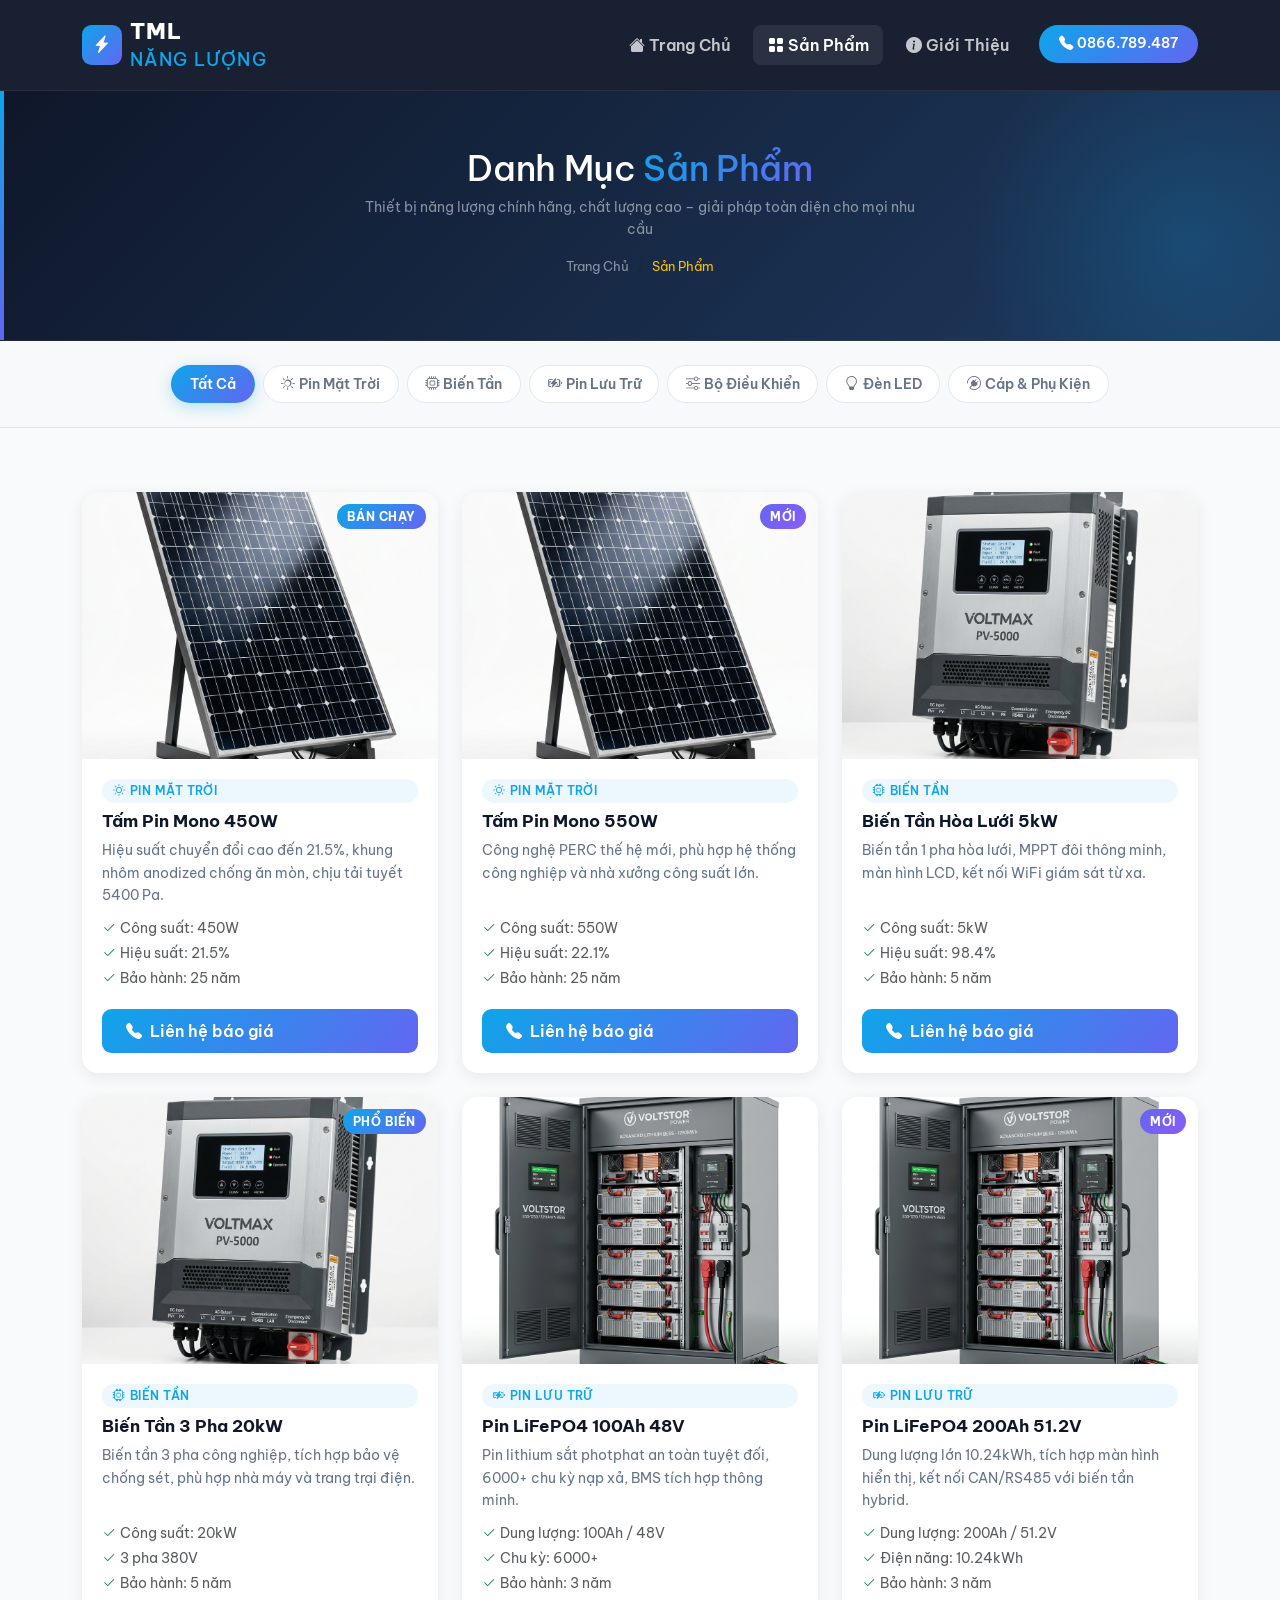
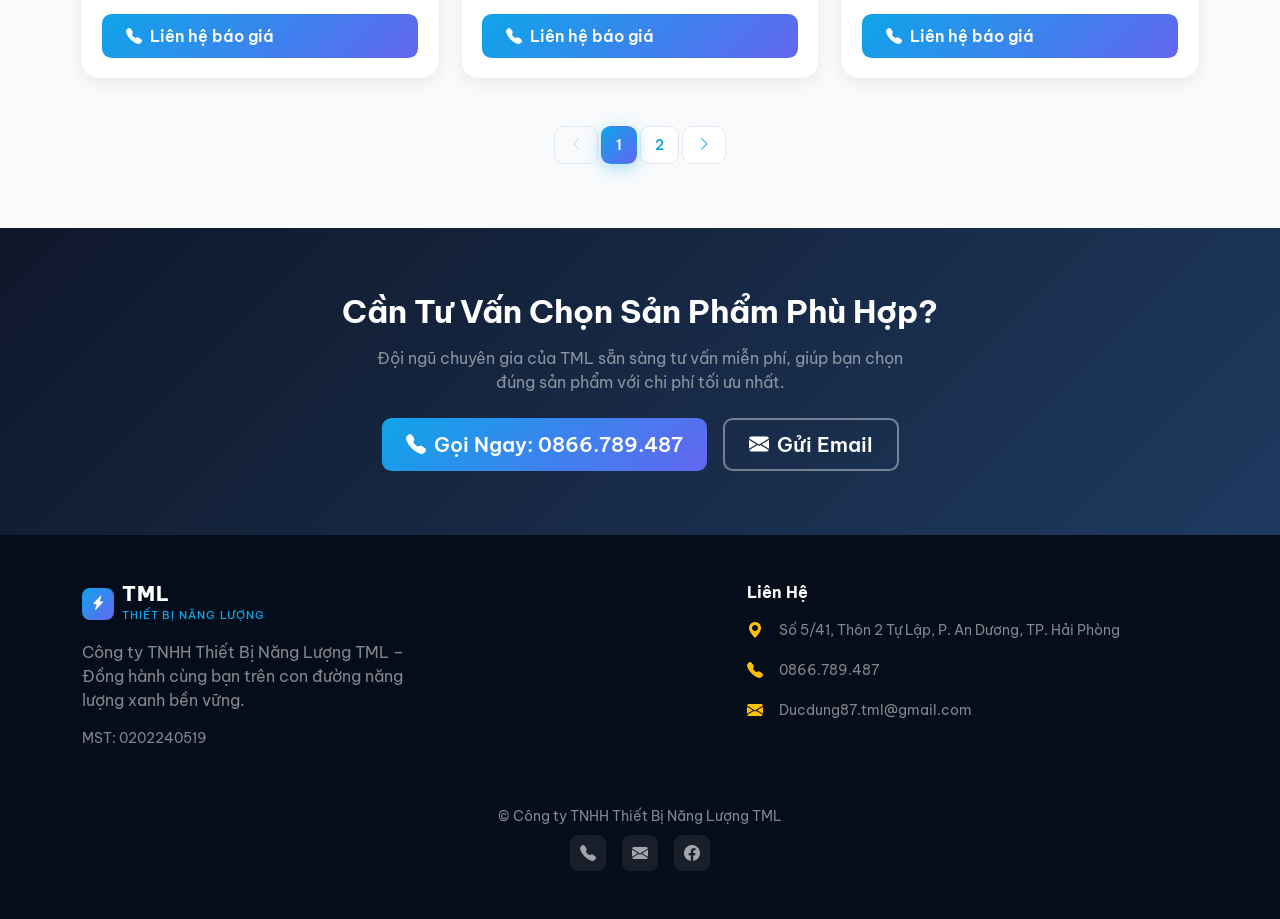
<file: san-pham.html>
<!DOCTYPE html>
<html lang="vi">

<head>
  <meta charset="UTF-8" />
  <meta name="viewport" content="width=device-width, initial-scale=1.0" />
  <title>Sản Phẩm | Công ty TNHH Thiết Bị Năng Lượng TML</title>
  <meta name="description"
    content="Danh mục sản phẩm thiết bị năng lượng mặt trời, biến tần, pin lưu trữ, bộ điều khiển, đèn LED – Công ty TML Hải Phòng." />
  <link rel="stylesheet" href="https://cdn.jsdelivr.net/npm/bootstrap@5.3.3/dist/css/bootstrap.min.css" />
  <link rel="stylesheet" href="https://cdn.jsdelivr.net/npm/bootstrap-icons@1.11.3/font/bootstrap-icons.min.css" />
  <link href="https://fonts.googleapis.com/css2?family=Be+Vietnam+Pro:wght@300;400;500;600;700;800&display=swap"
    rel="stylesheet" />
  <link rel="stylesheet" href="style.css" />
</head>

<body>

  <!-- NAVBAR -->
  <nav class="navbar navbar-expand-lg navbar-dark tml-navbar sticky-top" id="mainNav">
    <div class="container">
      <a class="navbar-brand d-flex align-items-center gap-2" href="index.html">
        <div class="tml-logo-icon"><i class="bi bi-lightning-charge-fill"></i></div>
        <div>
          <span class="tml-brand-name">TML</span>
          <small class="d-block tml-brand-sub">Năng Lượng</small>
        </div>
      </a>
      <button class="navbar-toggler border-0" type="button" data-bs-toggle="collapse" data-bs-target="#navMenu">
        <span class="navbar-toggler-icon"></span>
      </button>
      <div class="collapse navbar-collapse" id="navMenu">
        <ul class="navbar-nav ms-auto gap-lg-2">
          <li class="nav-item"><a class="nav-link fw-semibold" href="index.html"><i
                class="bi bi-house-fill me-1"></i>Trang Chủ</a></li>
          <li class="nav-item"><a class="nav-link active fw-semibold" href="san-pham.html"><i
                class="bi bi-grid-fill me-1"></i>Sản Phẩm</a></li>
          <li class="nav-item"><a class="nav-link fw-semibold" href="gioi-thieu.html"><i
                class="bi bi-info-circle-fill me-1"></i>Giới Thiệu</a></li>
          <li class="nav-item ms-lg-2"><a class="btn tml-btn-cta" href="tel:0866789487"><i
                class="bi bi-telephone-fill me-1"></i>0866.789.487</a></li>
        </ul>
      </div>
    </div>
  </nav>

  <!-- PAGE HEADER -->
  <section class="tml-page-header">
    <div class="container text-center py-3">
      <h1 class="text-white fw-black mb-2">Danh Mục <span class="tml-text-gradient">Sản Phẩm</span></h1>
      <p class="text-white-50 col-md-6 mx-auto">Thiết bị năng lượng chính hãng, chất lượng cao – giải pháp toàn diện cho
        mọi nhu cầu</p>
      <nav aria-label="breadcrumb" class="mt-3">
        <ol class="breadcrumb justify-content-center">
          <li class="breadcrumb-item"><a href="index.html" class="text-white-50 text-decoration-none">Trang Chủ</a></li>
          <li class="breadcrumb-item active text-warning">Sản Phẩm</li>
        </ol>
      </nav>
    </div>
  </section>

  <!-- FILTER TABS -->
  <section class="py-4 bg-light border-bottom">
    <div class="container">
      <div class="d-flex flex-wrap gap-2 justify-content-center">
        <button class="btn tml-filter-btn active" data-filter="all" id="filterAll">Tất Cả</button>
        <button class="btn tml-filter-btn" data-filter="solar" id="filterSolar"><i class="bi bi-sun me-1"></i>Pin Mặt
          Trời</button>
        <button class="btn tml-filter-btn" data-filter="inverter" id="filterInverter"><i class="bi bi-cpu me-1"></i>Biến
          Tần</button>
        <button class="btn tml-filter-btn" data-filter="battery" id="filterBattery"><i
            class="bi bi-battery-charging me-1"></i>Pin Lưu Trữ</button>
        <button class="btn tml-filter-btn" data-filter="controller" id="filterController"><i
            class="bi bi-sliders me-1"></i>Bộ Điều Khiển</button>
        <button class="btn tml-filter-btn" data-filter="led" id="filterLed"><i class="bi bi-lightbulb me-1"></i>Đèn
          LED</button>
        <button class="btn tml-filter-btn" data-filter="cable" id="filterCable"><i class="bi bi-plugin me-1"></i>Cáp &
          Phụ Kiện</button>
      </div>
    </div>
  </section>

  <!-- PRODUCTS GRID -->
  <section class="py-5 tml-section-light" id="products">
    <div class="container py-3">
      <div class="row g-4" id="productGrid">

        <!-- Pin mặt trời -->
        <div class="col-sm-6 col-lg-4 product-item" data-category="solar">
          <div class="tml-product-card h-100">
            <div class="tml-product-img-wrap">
              <img src="images/product_solar_panel.png" alt="Tấm pin năng lượng mặt trời Mono 450W" class="img-fluid" />
              <span class="tml-product-badge">Bán Chạy</span>
            </div>
            <div class="tml-product-body">
              <span class="tml-cat-tag"><i class="bi bi-sun me-1"></i>Pin Mặt Trời</span>
              <h3 class="tml-product-title">Tấm Pin Mono 450W</h3>
              <p class="tml-product-desc">Hiệu suất chuyển đổi cao đến 21.5%, khung nhôm anodized chống ăn mòn, chịu tải
                tuyết 5400 Pa.</p>
              <ul class="tml-spec-list list-unstyled small text-muted mb-3">
                <li><i class="bi bi-check2 text-success me-1"></i>Công suất: 450W</li>
                <li><i class="bi bi-check2 text-success me-1"></i>Hiệu suất: 21.5%</li>
                <li><i class="bi bi-check2 text-success me-1"></i>Bảo hành: 25 năm</li>
              </ul>
              <a href="tel:0866789487" class="btn tml-btn-primary w-100"><i class="bi bi-telephone-fill me-2"></i>Liên
                hệ báo giá</a>
            </div>
          </div>
        </div>

        <div class="col-sm-6 col-lg-4 product-item" data-category="solar">
          <div class="tml-product-card h-100">
            <div class="tml-product-img-wrap">
              <img src="images/product_solar_panel.png" alt="Tấm pin năng lượng mặt trời 550W" class="img-fluid" />
              <span class="tml-product-badge tml-badge-blue">Mới</span>
            </div>
            <div class="tml-product-body">
              <span class="tml-cat-tag"><i class="bi bi-sun me-1"></i>Pin Mặt Trời</span>
              <h3 class="tml-product-title">Tấm Pin Mono 550W</h3>
              <p class="tml-product-desc">Công nghệ PERC thế hệ mới, phù hợp hệ thống công nghiệp và nhà xưởng công suất
                lớn.</p>
              <ul class="tml-spec-list list-unstyled small text-muted mb-3">
                <li><i class="bi bi-check2 text-success me-1"></i>Công suất: 550W</li>
                <li><i class="bi bi-check2 text-success me-1"></i>Hiệu suất: 22.1%</li>
                <li><i class="bi bi-check2 text-success me-1"></i>Bảo hành: 25 năm</li>
              </ul>
              <a href="tel:0866789487" class="btn tml-btn-primary w-100"><i class="bi bi-telephone-fill me-2"></i>Liên
                hệ báo giá</a>
            </div>
          </div>
        </div>

        <!-- Biến tần -->
        <div class="col-sm-6 col-lg-4 product-item" data-category="inverter">
          <div class="tml-product-card h-100">
            <div class="tml-product-img-wrap">
              <img src="images/product_inverter.png" alt="Biến tần hòa lưới 5kW" class="img-fluid" />
            </div>
            <div class="tml-product-body">
              <span class="tml-cat-tag"><i class="bi bi-cpu me-1"></i>Biến Tần</span>
              <h3 class="tml-product-title">Biến Tần Hòa Lưới 5kW</h3>
              <p class="tml-product-desc">Biến tần 1 pha hòa lưới, MPPT đôi thông minh, màn hình LCD, kết nối WiFi giám
                sát từ xa.</p>
              <ul class="tml-spec-list list-unstyled small text-muted mb-3">
                <li><i class="bi bi-check2 text-success me-1"></i>Công suất: 5kW</li>
                <li><i class="bi bi-check2 text-success me-1"></i>Hiệu suất: 98.4%</li>
                <li><i class="bi bi-check2 text-success me-1"></i>Bảo hành: 5 năm</li>
              </ul>
              <a href="tel:0866789487" class="btn tml-btn-primary w-100"><i class="bi bi-telephone-fill me-2"></i>Liên
                hệ báo giá</a>
            </div>
          </div>
        </div>

        <div class="col-sm-6 col-lg-4 product-item" data-category="inverter">
          <div class="tml-product-card h-100">
            <div class="tml-product-img-wrap">
              <img src="images/product_inverter.png" alt="Biến tần 3 pha 20kW" class="img-fluid" />
              <span class="tml-product-badge">Phổ Biến</span>
            </div>
            <div class="tml-product-body">
              <span class="tml-cat-tag"><i class="bi bi-cpu me-1"></i>Biến Tần</span>
              <h3 class="tml-product-title">Biến Tần 3 Pha 20kW</h3>
              <p class="tml-product-desc">Biến tần 3 pha công nghiệp, tích hợp bảo vệ chống sét, phù hợp nhà máy và
                trang trại điện.</p>
              <ul class="tml-spec-list list-unstyled small text-muted mb-3">
                <li><i class="bi bi-check2 text-success me-1"></i>Công suất: 20kW</li>
                <li><i class="bi bi-check2 text-success me-1"></i>3 pha 380V</li>
                <li><i class="bi bi-check2 text-success me-1"></i>Bảo hành: 5 năm</li>
              </ul>
              <a href="tel:0866789487" class="btn tml-btn-primary w-100"><i class="bi bi-telephone-fill me-2"></i>Liên
                hệ báo giá</a>
            </div>
          </div>
        </div>

        <!-- Pin lưu trữ -->
        <div class="col-sm-6 col-lg-4 product-item" data-category="battery">
          <div class="tml-product-card h-100">
            <div class="tml-product-img-wrap">
              <img src="images/product_battery.png" alt="Pin LiFePO4 100Ah" class="img-fluid" />
            </div>
            <div class="tml-product-body">
              <span class="tml-cat-tag"><i class="bi bi-battery-charging me-1"></i>Pin Lưu Trữ</span>
              <h3 class="tml-product-title">Pin LiFePO4 100Ah 48V</h3>
              <p class="tml-product-desc">Pin lithium sắt photphat an toàn tuyệt đối, 6000+ chu kỳ nạp xả, BMS tích hợp
                thông minh.</p>
              <ul class="tml-spec-list list-unstyled small text-muted mb-3">
                <li><i class="bi bi-check2 text-success me-1"></i>Dung lượng: 100Ah / 48V</li>
                <li><i class="bi bi-check2 text-success me-1"></i>Chu kỳ: 6000+</li>
                <li><i class="bi bi-check2 text-success me-1"></i>Bảo hành: 3 năm</li>
              </ul>
              <a href="tel:0866789487" class="btn tml-btn-primary w-100"><i class="bi bi-telephone-fill me-2"></i>Liên
                hệ báo giá</a>
            </div>
          </div>
        </div>

        <div class="col-sm-6 col-lg-4 product-item" data-category="battery">
          <div class="tml-product-card h-100">
            <div class="tml-product-img-wrap">
              <img src="images/product_battery.png" alt="Pin lưu trữ 200Ah" class="img-fluid" />
              <span class="tml-product-badge tml-badge-blue">Mới</span>
            </div>
            <div class="tml-product-body">
              <span class="tml-cat-tag"><i class="bi bi-battery-charging me-1"></i>Pin Lưu Trữ</span>
              <h3 class="tml-product-title">Pin LiFePO4 200Ah 51.2V</h3>
              <p class="tml-product-desc">Dung lượng lớn 10.24kWh, tích hợp màn hình hiển thị, kết nối CAN/RS485 với
                biến tần hybrid.</p>
              <ul class="tml-spec-list list-unstyled small text-muted mb-3">
                <li><i class="bi bi-check2 text-success me-1"></i>Dung lượng: 200Ah / 51.2V</li>
                <li><i class="bi bi-check2 text-success me-1"></i>Điện năng: 10.24kWh</li>
                <li><i class="bi bi-check2 text-success me-1"></i>Bảo hành: 3 năm</li>
              </ul>
              <a href="tel:0866789487" class="btn tml-btn-primary w-100"><i class="bi bi-telephone-fill me-2"></i>Liên
                hệ báo giá</a>
            </div>
          </div>
        </div>

        <!-- Bộ điều khiển -->
        <div class="col-sm-6 col-lg-4 product-item" data-category="controller">
          <div class="tml-product-card h-100">
            <div class="tml-product-img-wrap">
              <img src="images/product_charge_controller.png" alt="Bộ điều khiển sạc MPPT 60A" class="img-fluid" />
            </div>
            <div class="tml-product-body">
              <span class="tml-cat-tag"><i class="bi bi-sliders me-1"></i>Bộ Điều Khiển</span>
              <h3 class="tml-product-title">Điều Khiển Sạc MPPT 60A</h3>
              <p class="tml-product-desc">Bộ điều khiển MPPT hiệu suất 98%, tự động nhận dạng điện áp 12/24/36/48V, màn
                hình LCD.</p>
              <ul class="tml-spec-list list-unstyled small text-muted mb-3">
                <li><i class="bi bi-check2 text-success me-1"></i>Dòng sạc: 60A</li>
                <li><i class="bi bi-check2 text-success me-1"></i>Hiệu suất: 98%</li>
                <li><i class="bi bi-check2 text-success me-1"></i>Bảo hành: 2 năm</li>
              </ul>
              <a href="tel:0866789487" class="btn tml-btn-primary w-100"><i class="bi bi-telephone-fill me-2"></i>Liên
                hệ báo giá</a>
            </div>
          </div>
        </div>

        <!-- Đèn LED -->
        <div class="col-sm-6 col-lg-4 product-item" data-category="led">
          <div class="tml-product-card h-100">
            <div class="tml-product-img-wrap">
              <img src="images/product_led_light.png" alt="Đèn LED nhà xưởng 200W" class="img-fluid" />
              <span class="tml-product-badge">Tiết Kiệm</span>
            </div>
            <div class="tml-product-body">
              <span class="tml-cat-tag"><i class="bi bi-lightbulb me-1"></i>Đèn LED</span>
              <h3 class="tml-product-title">Đèn LED Nhà Xưởng 200W</h3>
              <p class="tml-product-desc">Đèn LED highbay công nghiệp 200W, độ sáng 26000lm, tuổi thọ 50.000 giờ, chống
                nước IP65.</p>
              <ul class="tml-spec-list list-unstyled small text-muted mb-3">
                <li><i class="bi bi-check2 text-success me-1"></i>Công suất: 200W</li>
                <li><i class="bi bi-check2 text-success me-1"></i>Tuổi thọ: 50.000 giờ</li>
                <li><i class="bi bi-check2 text-success me-1"></i>Bảo hành: 2 năm</li>
              </ul>
              <a href="tel:0866789487" class="btn tml-btn-primary w-100"><i class="bi bi-telephone-fill me-2"></i>Liên
                hệ báo giá</a>
            </div>
          </div>
        </div>

        <!-- Cáp -->
        <div class="col-sm-6 col-lg-4 product-item" data-category="cable">
          <div class="tml-product-card h-100">
            <div class="tml-product-img-wrap">
              <img src="images/product_cable.png" alt="Cáp DC năng lượng mặt trời" class="img-fluid" />
            </div>
            <div class="tml-product-body">
              <span class="tml-cat-tag"><i class="bi bi-plugin me-1"></i>Cáp & Phụ Kiện</span>
              <h3 class="tml-product-title">Cáp DC Solar 4mm² / 6mm²</h3>
              <p class="tml-product-desc">Cáp DC chuyên dụng năng lượng mặt trời, chịu UV, chịu nhiệt -40°C đến +90°C,
                TÜV certified.</p>
              <ul class="tml-spec-list list-unstyled small text-muted mb-3">
                <li><i class="bi bi-check2 text-success me-1"></i>Tiết diện: 4mm² / 6mm²</li>
                <li><i class="bi bi-check2 text-success me-1"></i>Điện áp: 1500V DC</li>
                <li><i class="bi bi-check2 text-success me-1"></i>Chứng nhận TÜV</li>
              </ul>
              <a href="tel:0866789487" class="btn tml-btn-primary w-100"><i class="bi bi-telephone-fill me-2"></i>Liên
                hệ báo giá</a>
            </div>
          </div>
        </div>

      </div><!-- end row -->

      <!-- PAGINATION -->
      <div id="productPagination" class="mt-5"></div>

    </div>
  </section>

  <!-- CTA BANNER -->
  <section class="tml-cta-banner py-5">
    <div class="container text-center py-3">
      <h2 class="text-white fw-bold mb-3">Cần Tư Vấn Chọn Sản Phẩm Phù Hợp?</h2>
      <p class="text-white-50 mb-4 col-md-6 mx-auto">Đội ngũ chuyên gia của TML sẵn sàng tư vấn miễn phí, giúp bạn chọn
        đúng sản phẩm với chi phí tối ưu nhất.</p>
      <div class="d-flex flex-wrap gap-3 justify-content-center">
        <a href="tel:0866789487" class="btn tml-btn-primary btn-lg"><i class="bi bi-telephone-fill me-2"></i>Gọi Ngay:
          0866.789.487</a>
        <a href="mailto:Ducdung87.tml@gmail.com" class="btn tml-btn-outline-white btn-lg"><i
            class="bi bi-envelope-fill me-2"></i>Gửi Email</a>
      </div>
    </div>
  </section>

  <!-- FOOTER -->
  <footer class="tml-footer py-5">
    <div class="container">
      <div class="row g-4">
        <div class="col-lg-4 col-md-6">
          <div class="d-flex align-items-center gap-2 mb-3">
            <div class="tml-logo-icon tml-logo-icon-sm"><i class="bi bi-lightning-charge-fill"></i></div>
            <div><span class="tml-brand-name fs-5">TML</span><small class="d-block tml-brand-sub"
                style="font-size:0.7rem;">Thiết Bị Năng Lượng</small></div>
          </div>
          <p class="text-white-50 mb-3">Công ty TNHH Thiết Bị Năng Lượng TML – Đồng hành cùng bạn trên con đường năng
            lượng xanh bền vững.</p>
          <p class="text-white-50 small">MST: 0202240519</p>
        </div>
        <!-- <div class="col-lg-2 col-md-6">
          <h6 class="text-white fw-bold mb-3">Điều Hướng</h6>
          <ul class="list-unstyled tml-footer-links">
            <li><a href="index.html">Trang Chủ</a></li>
            <li><a href="san-pham.html">Sản Phẩm</a></li>
            <li><a href="gioi-thieu.html">Giới Thiệu</a></li>
          </ul>
        </div> -->
        <!-- <div class="col-lg-3 col-md-6">
          <h6 class="text-white fw-bold mb-3">Danh Mục</h6>
          <ul class="list-unstyled tml-footer-links">
            <li><a href="#">Tấm Pin Mặt Trời</a></li>
            <li><a href="#">Biến Tần Inverter</a></li>
            <li><a href="#">Pin Lưu Trữ</a></li>
            <li><a href="#">Bộ Điều Khiển</a></li>
            <li><a href="#">Đèn LED</a></li>
          </ul>
        </div> -->
        <div class="col-lg-5 ms-auto">
          <h6 class="text-white fw-bold mb-3">Liên Hệ</h6>
          <ul class="list-unstyled tml-footer-contact">
            <li class="d-flex align-items-center gap-3 mb-3">
              <i class="bi bi-geo-alt-fill text-warning flex-shrink-0"></i>
              <span class="text-white-50 small">Số 5/41, Thôn 2 Tự Lập, P. An Dương, TP. Hải Phòng</span>
            </li>
            <li class="d-flex align-items-center gap-3 mb-3">
              <i class="bi bi-telephone-fill text-warning flex-shrink-0"></i>
              <a href="tel:0866789487" class="text-white-50 small text-decoration-none text-nowrap">0866.789.487</a>
            </li>
            <li class="d-flex align-items-center gap-3">
              <i class="bi bi-envelope-fill text-warning flex-shrink-0"></i>
              <a href="mailto:Ducdung87.tml@gmail.com"
                class="text-white-50 small text-decoration-none text-nowrap">Ducdung87.tml@gmail.com</a>
            </li>
          </ul>
        </div>
      </div>
      <hr class="tml-footer-hr mt-4 mb-3" />
      <div class="d-flex flex-column align-items-center gap-2 text-center">
        <p class="text-white-50 small mb-0">&copy; Công ty TNHH Thiết Bị Năng Lượng TML</p>
        <div class="d-flex gap-3">
          <a href="tel:0866789487" class="tml-social-icon"><i class="bi bi-telephone-fill"></i></a>
          <a href="mailto:Ducdung87.tml@gmail.com" class="tml-social-icon"><i class="bi bi-envelope-fill"></i></a>
          <a href="#" class="tml-social-icon"><i class="bi bi-facebook"></i></a>
        </div>
      </div>
    </div>
  </footer>

  <button class="tml-back-top" id="backToTop" onclick="window.scrollTo({top:0,behavior:'smooth'})"><i
      class="bi bi-chevron-up"></i></button>

  <script src="https://cdn.jsdelivr.net/npm/bootstrap@5.3.3/dist/js/bootstrap.bundle.min.js"></script>
  <script src="main.js"></script>
</body>

</html>
</file>
<file: style.css>
/* ============================================================
   TML - THIẾT BỊ NĂNG LƯỢNG | MAIN STYLESHEET
   Bootstrap 5 based – No px units for sizing
   ============================================================ */

@import url('https://fonts.googleapis.com/css2?family=Be+Vietnam+Pro:wght@300;400;500;600;700;800;900&display=swap');

:root {
  --tml-primary: #0ea5e9;
  --tml-primary-dark: #0284c7;
  --tml-accent: #f59e0b;
  --tml-green: #10b981;
  --tml-dark: #0f172a;
  --tml-dark-2: #1e293b;
  --tml-dark-3: #334155;
  --tml-light: #f8fafc;
  --tml-gradient: linear-gradient(135deg, #0ea5e9 0%, #6366f1 100%);
  --tml-gradient-dark: linear-gradient(135deg, #0f172a 0%, #1e3a5f 100%);
  --tml-shadow: 0 .5rem 2rem rgba(14,165,233,.15);
  --tml-shadow-lg: 0 1rem 3rem rgba(0,0,0,.2);
  --tml-radius: 1rem;
  --tml-transition: all .3s cubic-bezier(.4,0,.2,1);
}

*, *::before, *::after { box-sizing: border-box; }

html { scroll-behavior: smooth; }

body {
  font-family: 'Be Vietnam Pro', sans-serif;
  background: var(--tml-light);
  color: var(--tml-dark);
  overflow-x: hidden;
}

/* ===== NAVBAR ===== */
.tml-navbar {
  background: rgba(15,23,42,.96) !important;
  backdrop-filter: blur(12px);
  border-bottom: 1px solid rgba(255,255,255,.07);
  transition: var(--tml-transition);
  padding-top: .75rem;
  padding-bottom: .75rem;
}
.tml-navbar.scrolled {
  background: rgba(15,23,42,1) !important;
  box-shadow: var(--tml-shadow-lg);
}
.tml-logo-icon {
  width: 2.5rem;
  height: 2.5rem;
  background: var(--tml-gradient);
  border-radius: .6rem;
  display: flex;
  align-items: center;
  justify-content: center;
  font-size: 1.1rem;
  color: #fff;
  flex-shrink: 0;
}
.tml-logo-icon-sm {
  width: 2rem;
  height: 2rem;
  font-size: .9rem;
  border-radius: .5rem;
}
.tml-brand-name {
  font-size: 1.4rem;
  font-weight: 800;
  color: #fff;
  letter-spacing: .05em;
  line-height: 1.1;
}
.tml-brand-sub {
  color: var(--tml-primary);
  font-weight: 500;
  letter-spacing: .08em;
  text-transform: uppercase;
}
.tml-navbar .nav-link {
  color: rgba(255,255,255,.75) !important;
  transition: var(--tml-transition);
  border-radius: .5rem;
  padding: .5rem .9rem !important;
}
.tml-navbar .nav-link:hover,
.tml-navbar .nav-link.active {
  color: #fff !important;
  background: rgba(255,255,255,.08);
}
.tml-btn-cta {
  background: var(--tml-gradient);
  color: #fff !important;
  border: none;
  border-radius: 2rem;
  padding: .5rem 1.25rem;
  font-weight: 600;
  font-size: .9rem;
  transition: var(--tml-transition);
}
.tml-btn-cta:hover {
  transform: translateY(-2px);
  box-shadow: 0 .5rem 1.5rem rgba(14,165,233,.4);
  color: #fff !important;
}

/* ===== HERO ===== */
.tml-hero {
  min-height: 100vh;
  position: relative;
  display: flex;
  align-items: center;
}
.tml-hero-bg {
  position: absolute;
  inset: 0;
  width: 100%;
  height: 100%;
  object-fit: cover;
  object-position: center;
}
.tml-hero-overlay {
  position: absolute;
  inset: 0;
  background: linear-gradient(135deg,
    rgba(15,23,42,.92) 0%,
    rgba(15,23,42,.7) 50%,
    rgba(14,165,233,.3) 100%);
  z-index: 1;
}
.tml-hero-content {
  position: relative;
  z-index: 2;
}
.tml-hero-title {
  font-size: clamp(2.5rem, 6vw, 5rem);
  font-weight: 900;
  line-height: 1.1;
  color: #fff;
}
.tml-hero-desc {
  font-size: clamp(.95rem, 2vw, 1.15rem);
  color: rgba(255,255,255,.75);
  max-width: 36rem;
  line-height: 1.8;
}
.tml-text-gradient {
  background: var(--tml-gradient);
  -webkit-background-clip: text;
  -webkit-text-fill-color: transparent;
  background-clip: text;
}
.tml-text-gradient-dark {
  background: linear-gradient(135deg, var(--tml-primary) 0%, var(--tml-green) 100%);
  -webkit-background-clip: text;
  -webkit-text-fill-color: transparent;
  background-clip: text;
}
.tml-text-primary {
  color: var(--tml-primary) !important;
}
.tml-badge-green {
  background: rgba(16,185,129,.15);
  color: var(--tml-green);
  border: 1px solid rgba(16,185,129,.3);
  border-radius: 2rem;
  padding: .4rem 1rem;
}
.tml-scroll-indicator {
  position: absolute;
  bottom: 2rem;
  left: 50%;
  transform: translateX(-50%);
  z-index: 2;
  color: rgba(255,255,255,.5);
  font-size: 1.5rem;
  text-decoration: none;
  animation: bounce 2s infinite;
}
@keyframes bounce {
  0%, 100% { transform: translateX(-50%) translateY(0); }
  50% { transform: translateX(-50%) translateY(.6rem); }
}

/* ===== BUTTONS ===== */
.tml-btn-primary {
  background: var(--tml-gradient);
  color: #fff;
  border: none;
  border-radius: .6rem;
  font-weight: 600;
  padding: .6rem 1.5rem;
  transition: var(--tml-transition);
  text-decoration: none;
  display: inline-flex;
  align-items: center;
}
.tml-btn-primary:hover {
  transform: translateY(-3px);
  box-shadow: 0 .75rem 2rem rgba(14,165,233,.4);
  color: #fff;
}
.tml-btn-outline-white {
  background: transparent;
  color: #fff;
  border: 2px solid rgba(255,255,255,.4);
  border-radius: .6rem;
  font-weight: 600;
  padding: .6rem 1.5rem;
  transition: var(--tml-transition);
  text-decoration: none;
  display: inline-flex;
  align-items: center;
}
.tml-btn-outline-white:hover {
  background: rgba(255,255,255,.1);
  border-color: rgba(255,255,255,.8);
  color: #fff;
  transform: translateY(-2px);
}
.tml-btn-outline-light {
  background: transparent;
  color: rgba(255,255,255,.85);
  border: 2px solid rgba(255,255,255,.3);
  border-radius: .6rem;
  font-weight: 600;
  padding: .6rem 1.5rem;
  transition: var(--tml-transition);
  text-decoration: none;
  display: inline-flex;
  align-items: center;
}
.tml-btn-outline-light:hover {
  background: rgba(255,255,255,.1);
  border-color: rgba(255,255,255,.6);
  color: #fff;
  transform: translateY(-2px);
}

/* ===== STATS BAR ===== */
.tml-stats-bar {
  background: var(--tml-dark-2);
  border-top: 1px solid rgba(255,255,255,.05);
  border-bottom: 1px solid rgba(255,255,255,.05);
}
.tml-stat-item {
  padding: .5rem;
}
.tml-stat-number {
  font-size: clamp(1.5rem, 4vw, 2.2rem);
  font-weight: 800;
  background: var(--tml-gradient);
  -webkit-background-clip: text;
  -webkit-text-fill-color: transparent;
  background-clip: text;
}
.tml-stat-label {
  color: rgba(255,255,255,.55);
  font-size: .85rem;
  margin-top: .25rem;
}

/* ===== SECTIONS ===== */
.tml-section-light { background: var(--tml-light); }
.tml-section-dark { background: var(--tml-dark); }
.tml-section-gradient { background: var(--tml-gradient-dark); }

.tml-section-badge {
  background: rgba(14,165,233,.1);
  color: var(--tml-primary);
  border: 1px solid rgba(14,165,233,.25);
  border-radius: 2rem;
  padding: .35rem 1rem;
  font-size: .8rem;
  font-weight: 600;
  letter-spacing: .05em;
  text-transform: uppercase;
}
.tml-section-badge-dark {
  background: rgba(255,255,255,.08);
  color: rgba(255,255,255,.8);
  border-color: rgba(255,255,255,.15);
}
.tml-section-title {
  font-size: clamp(1.6rem, 3.5vw, 2.5rem);
  font-weight: 800;
  line-height: 1.2;
}

/* ===== ABOUT IMAGE ===== */
.tml-about-img-wrap { position: relative; }
.tml-about-badge-float {
  position: absolute;
  bottom: -1rem;
  left: 1.5rem;
  background: #fff;
  border-radius: .75rem;
  padding: .75rem 1.25rem;
  box-shadow: var(--tml-shadow);
  display: flex;
  align-items: center;
  font-weight: 700;
  font-size: .95rem;
  color: var(--tml-dark);
  white-space: nowrap;
}

/* ===== FEATURE MINI ===== */
.tml-feature-mini {
  background: #fff;
  border-radius: .75rem;
  padding: .75rem 1rem;
  box-shadow: 0 .25rem 1rem rgba(0,0,0,.06);
  transition: var(--tml-transition);
}
.tml-feature-mini:hover { transform: translateY(-3px); box-shadow: var(--tml-shadow); }
.tml-feature-icon-sm {
  width: 2.25rem;
  height: 2.25rem;
  background: rgba(14,165,233,.1);
  color: var(--tml-primary);
  border-radius: .5rem;
  display: flex;
  align-items: center;
  justify-content: center;
  font-size: 1rem;
  flex-shrink: 0;
}

/* ===== PRODUCT CARDS ===== */
.tml-product-card {
  background: #fff;
  border-radius: var(--tml-radius);
  overflow: hidden;
  box-shadow: 0 .25rem 1rem rgba(0,0,0,.07);
  transition: var(--tml-transition);
  display: flex;
  flex-direction: column;
}
.tml-product-card:hover {
  transform: translateY(-6px);
  box-shadow: var(--tml-shadow-lg);
}
.tml-product-img-wrap {
  position: relative;
  overflow: hidden;
  background: #f1f5f9;
  aspect-ratio: 4/3;
  display: flex;
  align-items: center;
  justify-content: center;
}
.tml-product-img-wrap img {
  width: 100%;
  height: 100%;
  object-fit: cover;
  transition: transform .4s ease;
}
.tml-product-card:hover .tml-product-img-wrap img { transform: scale(1.06); }
.tml-product-badge {
  position: absolute;
  top: .75rem;
  right: .75rem;
  background: var(--tml-gradient);
  color: #fff;
  font-size: .72rem;
  font-weight: 700;
  padding: .25rem .65rem;
  border-radius: 2rem;
  text-transform: uppercase;
  letter-spacing: .04em;
}
.tml-badge-blue { background: linear-gradient(135deg,#6366f1,#8b5cf6) !important; }
.tml-product-body { padding: 1.25rem; flex: 1; display: flex; flex-direction: column; }
.tml-cat-tag {
  display: inline-flex;
  align-items: center;
  font-size: .75rem;
  font-weight: 600;
  color: var(--tml-primary);
  background: rgba(14,165,233,.08);
  border-radius: 2rem;
  padding: .2rem .7rem;
  margin-bottom: .5rem;
  text-transform: uppercase;
  letter-spacing: .04em;
}
.tml-product-title {
  font-size: 1.05rem;
  font-weight: 700;
  margin-bottom: .5rem;
  color: var(--tml-dark);
}
.tml-product-desc {
  font-size: .875rem;
  color: #64748b;
  line-height: 1.6;
  flex: 1;
  margin-bottom: .75rem;
}
.tml-spec-list li { margin-bottom: .25rem; }
.tml-product-link {
  color: var(--tml-primary);
  font-weight: 600;
  text-decoration: none;
  font-size: .9rem;
  display: inline-flex;
  align-items: center;
  gap: .35rem;
  transition: var(--tml-transition);
}
.tml-product-link:hover { gap: .6rem; color: var(--tml-primary-dark); }

/* ===== WHY CARDS ===== */
.tml-why-card {
  background: #fff;
  border-radius: var(--tml-radius);
  padding: 2rem 1.5rem;
  box-shadow: 0 .25rem 1rem rgba(0,0,0,.06);
  transition: var(--tml-transition);
  border-top: 3px solid transparent;
}
.tml-why-card:hover {
  transform: translateY(-5px);
  box-shadow: var(--tml-shadow);
  border-top-color: var(--tml-primary);
}
.tml-why-icon {
  width: 3.5rem;
  height: 3.5rem;
  background: rgba(14,165,233,.1);
  color: var(--tml-primary);
  border-radius: 1rem;
  display: flex;
  align-items: center;
  justify-content: center;
  font-size: 1.5rem;
  margin: 0 auto;
  transition: var(--tml-transition);
}
.tml-why-card:hover .tml-why-icon {
  background: var(--tml-gradient);
  color: #fff;
}

/* ===== CONTACT SECTION ===== */
.tml-contact-info-item { margin-bottom: 1.5rem; }
.tml-contact-icon {
  width: 2.75rem;
  height: 2.75rem;
  background: rgba(14,165,233,.2);
  color: var(--tml-primary);
  border-radius: .7rem;
  display: flex;
  align-items: center;
  justify-content: center;
  font-size: 1.1rem;
  flex-shrink: 0;
}
.tml-contact-card {
  background: #fff;
  border-radius: var(--tml-radius);
  box-shadow: var(--tml-shadow-lg);
}
.tml-contact-card-v2 {
  background: #fff;
  border-radius: var(--tml-radius);
  box-shadow: 0 .25rem 1rem rgba(0,0,0,.07);
  transition: var(--tml-transition);
  border-bottom: 3px solid transparent;
}
.tml-contact-card-v2:hover {
  transform: translateY(-5px);
  box-shadow: var(--tml-shadow);
  border-bottom-color: var(--tml-primary);
}
.tml-contact-icon-lg {
  width: 3.5rem;
  height: 3.5rem;
  background: rgba(14,165,233,.1);
  color: var(--tml-primary);
  border-radius: 1rem;
  display: flex;
  align-items: center;
  justify-content: center;
  font-size: 1.4rem;
  margin: 0 auto;
  transition: var(--tml-transition);
}
.tml-contact-card-v2:hover .tml-contact-icon-lg {
  background: var(--tml-gradient);
  color: #fff;
}
.tml-input {
  border: 1.5px solid #e2e8f0;
  border-radius: .6rem;
  padding: .7rem 1rem;
  font-family: inherit;
  transition: var(--tml-transition);
}
.tml-input:focus {
  border-color: var(--tml-primary);
  box-shadow: 0 0 0 .2rem rgba(14,165,233,.15);
  outline: none;
}
.tml-link-light { color: rgba(255,255,255,.8); transition: var(--tml-transition); }
.tml-link-light:hover { color: #fff; }
.tml-alert-success {
  background: rgba(16,185,129,.1);
  border: 1px solid rgba(16,185,129,.3);
  color: var(--tml-green);
  border-radius: .6rem;
  padding: .75rem 1rem;
}

/* ===== MISSION CARDS ===== */
.tml-mission-card {
  background: rgba(255,255,255,.04);
  border: 1px solid rgba(255,255,255,.08);
  border-radius: var(--tml-radius);
  transition: var(--tml-transition);
}
.tml-mission-card:hover { background: rgba(255,255,255,.08); transform: translateY(-5px); }
.tml-mission-card-featured {
  background: rgba(14,165,233,.1);
  border-color: rgba(14,165,233,.3);
}
.tml-mission-icon {
  width: 4rem;
  height: 4rem;
  background: rgba(255,255,255,.08);
  color: var(--tml-primary);
  border-radius: 1rem;
  display: flex;
  align-items: center;
  justify-content: center;
  font-size: 1.75rem;
  margin: 0 auto;
}
.tml-mission-icon-featured { background: rgba(14,165,233,.2); }

/* ===== STATS BOX ===== */
.tml-stat-box { padding: 1.5rem 1rem; }
.tml-stat-big { font-size: clamp(2rem, 5vw, 3rem); line-height: 1; }
.text-white-75 { color: rgba(255,255,255,.75); }

/* ===== INFO BOX ===== */
.tml-info-box {
  background: var(--tml-light);
  border: 1px solid #e2e8f0;
  border-radius: .6rem;
  padding: .75rem 1rem;
  transition: var(--tml-transition);
}
.tml-info-box:hover { border-color: var(--tml-primary); background: rgba(14,165,233,.04); }

/* ===== PAGE HEADER ===== */
.tml-page-header {
  background: var(--tml-gradient-dark);
  padding-top: 2.5rem;
  padding-bottom: 2rem;
  position: relative;
  overflow: hidden;
  border-bottom: 1px solid rgba(255,255,255,.06);
}
/* Glow bên phải */
.tml-page-header::before {
  content: '';
  position: absolute;
  top: -40%;
  right: -10%;
  width: 35%;
  height: 200%;
  background: radial-gradient(circle, rgba(14,165,233,.18) 0%, transparent 65%);
  pointer-events: none;
}
/* Đường kẻ accent bên trái */
.tml-page-header::after {
  content: '';
  position: absolute;
  left: 0;
  top: 0;
  width: .25rem;
  height: 100%;
  background: var(--tml-gradient);
}
.tml-page-header h1 {
  font-size: clamp(1.5rem, 3.5vw, 2.2rem);
  letter-spacing: -.01em;
}
.tml-page-header p {
  font-size: .9rem;
}
.tml-page-header .breadcrumb {
  font-size: .82rem;
}

/* ===== FILTER BUTTONS ===== */
.tml-filter-btn {
  background: #fff;
  color: #64748b;
  border: 1.5px solid #e2e8f0;
  border-radius: 2rem;
  padding: .45rem 1.1rem;
  font-size: .875rem;
  font-weight: 600;
  transition: var(--tml-transition);
}
.tml-filter-btn:hover, .tml-filter-btn.active {
  background: var(--tml-gradient);
  color: #fff;
  border-color: transparent;
  box-shadow: 0 .25rem 1rem rgba(14,165,233,.3);
}
.product-item { transition: var(--tml-transition); }
.product-item.hidden { display: none !important; }

/* ===== PAGINATION ===== */
.tml-page-link {
  border: 1.5px solid #e2e8f0;
  border-radius: .6rem !important;
  color: var(--tml-primary);
  font-weight: 600;
  font-size: .9rem;
  padding: .5rem .9rem;
  margin: 0 .2rem;
  background: #fff;
  transition: var(--tml-transition);
  line-height: 1.4;
}
.tml-page-link:hover {
  background: var(--tml-gradient);
  color: #fff;
  border-color: transparent;
  box-shadow: 0 .25rem 1rem rgba(14,165,233,.25);
}
.page-item.active .tml-page-link {
  background: var(--tml-gradient);
  color: #fff;
  border-color: transparent;
  box-shadow: 0 .25rem 1rem rgba(14,165,233,.35);
}
.page-item.disabled .tml-page-link {
  color: #cbd5e1;
  border-color: #e2e8f0;
  pointer-events: none;
  background: #f8fafc;
}


/* ===== CTA BANNER ===== */
.tml-cta-banner { background: var(--tml-gradient-dark); }

/* ===== FOOTER ===== */
.tml-footer { background: #060d1a; }
.tml-footer-links { margin: 0; padding: 0; }
.tml-footer-links li { margin-bottom: .5rem; }
.tml-footer-links a {
  color: rgba(255,255,255,.5);
  text-decoration: none;
  font-size: .9rem;
  transition: var(--tml-transition);
}
.tml-footer-links a:hover { color: var(--tml-primary); padding-left: .3rem; }
.tml-footer-contact { margin: 0; padding: 0; }
.tml-footer-hr { border-color: rgba(255,255,255,.07); }
.tml-social-icon {
  width: 2.25rem;
  height: 2.25rem;
  background: rgba(255,255,255,.07);
  color: rgba(255,255,255,.6);
  border-radius: .5rem;
  display: flex;
  align-items: center;
  justify-content: center;
  text-decoration: none;
  font-size: 1rem;
  transition: var(--tml-transition);
}
.tml-social-icon:hover { background: var(--tml-gradient); color: #fff; transform: translateY(-3px); }

/* ===== BACK TO TOP ===== */
.tml-back-top {
  position: fixed;
  bottom: 1.5rem;
  right: 1.5rem;
  width: 2.75rem;
  height: 2.75rem;
  background: var(--tml-gradient);
  color: #fff;
  border: none;
  border-radius: .7rem;
  display: flex;
  align-items: center;
  justify-content: center;
  font-size: 1.1rem;
  cursor: pointer;
  z-index: 999;
  opacity: 0;
  transform: translateY(1rem);
  transition: var(--tml-transition);
  box-shadow: var(--tml-shadow);
}
.tml-back-top.visible { opacity: 1; transform: translateY(0); }
.tml-back-top:hover { transform: translateY(-3px); box-shadow: 0 .75rem 1.5rem rgba(14,165,233,.4); }

/* ===== RESPONSIVE TWEAKS ===== */
@media (max-width: 767.98px) {
  .tml-hero { min-height: 100svh; }
  .tml-about-badge-float { position: static; margin-top: 1rem; display: inline-flex; }
}
</file>
